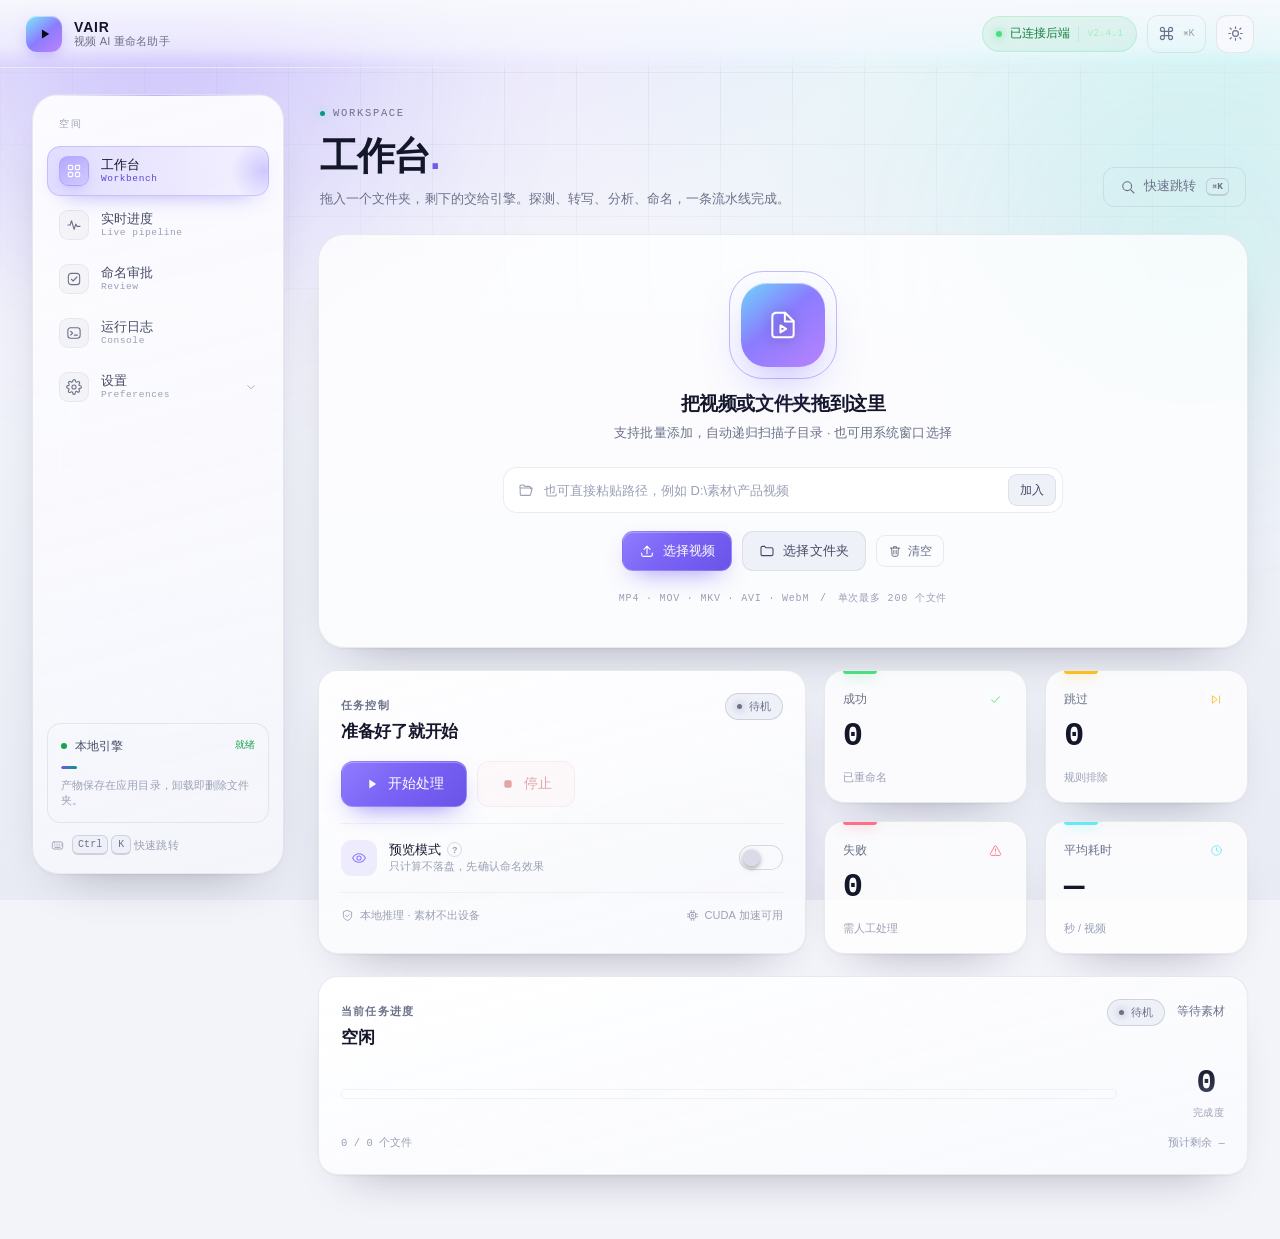
<file: index.html>
<!DOCTYPE html>
<html lang="zh-CN" data-theme="light">
<head>
  <meta charset="UTF-8">
  <meta name="viewport" content="width=device-width, initial-scale=1.0">
  <meta name="color-scheme" content="dark light">
  <meta name="theme-color" content="#f3f4fa">
  <meta name="description" content="VAIR · 视频 AI 重命名助手。拖入素材，自动完成探测、转写、分析与命名。">
  <title>VAIR · 视频 AI 重命名助手</title>
  <link rel="icon" href="data:image/svg+xml,%3Csvg xmlns='http://www.w3.org/2000/svg' viewBox='0 0 64 64'%3E%3Cdefs%3E%3ClinearGradient id='g' x1='0' y1='0' x2='1' y2='1'%3E%3Cstop stop-color='%237ee8fa'/%3E%3Cstop offset='.55' stop-color='%238b7cff'/%3E%3Cstop offset='1' stop-color='%23c084fc'/%3E%3C/linearGradient%3E%3C/defs%3E%3Crect width='64' height='64' rx='18' fill='url(%23g)'/%3E%3Cpath d='M25 20l18 12-18 12z' fill='%230a0a1a'/%3E%3C/svg%3E">
  <link rel="stylesheet" href="css/base.css">
  <link rel="stylesheet" href="css/layout.css">
  <link rel="stylesheet" href="css/components.css">
  <link rel="stylesheet" href="css/pages.css">
</head>
<body>
  <div class="aurora" aria-hidden="true">
    <span class="aurora__blob aurora__blob--violet"></span>
    <span class="aurora__blob aurora__blob--cyan"></span>
    <span class="aurora__blob aurora__blob--rose"></span>
  </div>
  <div class="grid-bg" aria-hidden="true"></div>
  <div class="noise" aria-hidden="true"></div>
  <div class="cursor-glow" id="cursorGlow" aria-hidden="true"></div>

  <a class="skip-link" href="#main">跳到主内容</a>

  <svg class="svg-sprite" aria-hidden="true" focusable="false">
    <symbol id="i-grid" viewBox="0 0 24 24"><rect x="3.5" y="3.5" width="6.5" height="6.5" rx="1.8"/><rect x="14" y="3.5" width="6.5" height="6.5" rx="1.8"/><rect x="3.5" y="14" width="6.5" height="6.5" rx="1.8"/><rect x="14" y="14" width="6.5" height="6.5" rx="1.8"/></symbol>
    <symbol id="i-activity" viewBox="0 0 24 24"><path d="M3 12h3.2l2.1-6.4 3.9 13 2.4-8 1.7 3.4H21"/></symbol>
    <symbol id="i-check-square" viewBox="0 0 24 24"><rect x="3.5" y="3.5" width="17" height="17" rx="4.5"/><path d="M8 12.3l2.7 2.7L16.4 9"/></symbol>
    <symbol id="i-terminal" viewBox="0 0 24 24"><rect x="2.8" y="4.2" width="18.4" height="15.6" rx="4"/><path d="M7 9.4l3 2.8-3 2.8M12.6 15.2h4.4"/></symbol>
    <symbol id="i-settings" viewBox="0 0 24 24"><circle cx="12" cy="12" r="3.1"/><path d="M19.4 14.4a1.7 1.7 0 0 0 .34 1.87l.06.06a2 2 0 1 1-2.83 2.83l-.06-.06a1.7 1.7 0 0 0-1.87-.34 1.7 1.7 0 0 0-1.03 1.56V21a2 2 0 1 1-4 0v-.1A1.7 1.7 0 0 0 8.9 19.3a1.7 1.7 0 0 0-1.87.34l-.06.06a2 2 0 1 1-2.83-2.83l.06-.06a1.7 1.7 0 0 0 .34-1.87 1.7 1.7 0 0 0-1.56-1.03H3a2 2 0 1 1 0-4h.1A1.7 1.7 0 0 0 4.7 8.9a1.7 1.7 0 0 0-.34-1.87l-.06-.06a2 2 0 1 1 2.83-2.83l.06.06a1.7 1.7 0 0 0 1.87.34H9.1A1.7 1.7 0 0 0 10.13 3V3a2 2 0 1 1 4 0v.1a1.7 1.7 0 0 0 1.03 1.56 1.7 1.7 0 0 0 1.87-.34l.06-.06a2 2 0 1 1 2.83 2.83l-.06.06a1.7 1.7 0 0 0-.34 1.87v.1A1.7 1.7 0 0 0 21 10.13h.1a2 2 0 1 1 0 4H21a1.7 1.7 0 0 0-1.6 1.03z"/></symbol>
    <symbol id="i-folder" viewBox="0 0 24 24"><path d="M3 7.2A2.2 2.2 0 0 1 5.2 5h3.3l1.8 2.1h8.5A2.2 2.2 0 0 1 21 9.3v7.5a2.2 2.2 0 0 1-2.2 2.2H5.2A2.2 2.2 0 0 1 3 16.8z"/></symbol>
    <symbol id="i-file-video" viewBox="0 0 24 24"><path d="M6 2.8h7.6L20 9.2v10a2 2 0 0 1-2 2H6a2 2 0 0 1-2-2v-14a2 2 0 0 1 2-2z"/><path d="M13.4 2.9v6.4H20"/><path d="M10.1 12.3l4.2 2.6-4.2 2.6z"/></symbol>
    <symbol id="i-upload" viewBox="0 0 24 24"><path d="M12 16V4.8M7.4 9.4L12 4.8l4.6 4.6"/><path d="M4 15.2v2.6A2.2 2.2 0 0 0 6.2 20h11.6a2.2 2.2 0 0 0 2.2-2.2v-2.6"/></symbol>
    <symbol id="i-play" viewBox="0 0 24 24"><path d="M8 5.3l10.2 6.7L8 18.7z" fill="currentColor" stroke="none"/></symbol>
    <symbol id="i-stop" viewBox="0 0 24 24"><rect x="6.5" y="6.5" width="11" height="11" rx="2.4" fill="currentColor" stroke="none"/></symbol>
    <symbol id="i-trash" viewBox="0 0 24 24"><path d="M4 7h16M9.5 7V4.6h5V7M6.2 7l.8 12.2a2 2 0 0 0 2 1.8h6a2 2 0 0 0 2-1.8L17.8 7M10 11v6M14 11v6"/></symbol>
    <symbol id="i-sparkles" viewBox="0 0 24 24"><path d="M12 3.2l1.7 4.7 4.7 1.7-4.7 1.7L12 16l-1.7-4.7L5.6 9.6l4.7-1.7z"/><path d="M18.6 15.4l.8 2.2 2.2.8-2.2.8-.8 2.2-.8-2.2-2.2-.8 2.2-.8z"/><path d="M5 15.6l.6 1.6 1.6.6-1.6.6L5 20l-.6-1.6L2.8 18l1.6-.6z"/></symbol>
    <symbol id="i-chevron-down" viewBox="0 0 24 24"><path d="M5.5 9L12 15.5 18.5 9"/></symbol>
    <symbol id="i-moon" viewBox="0 0 24 24"><path d="M20.4 14.2A8.6 8.6 0 0 1 9.8 3.6 8.8 8.8 0 1 0 20.4 14.2z"/></symbol>
    <symbol id="i-sun" viewBox="0 0 24 24"><circle cx="12" cy="12" r="4.1"/><path d="M12 2.6v2.2M12 19.2v2.2M4.4 4.4l1.6 1.6M18 18l1.6 1.6M2.6 12h2.2M19.2 12h2.2M4.4 19.6L6 18M18 6l1.6-1.6"/></symbol>
    <symbol id="i-search" viewBox="0 0 24 24"><circle cx="10.8" cy="10.8" r="6.6"/><path d="M15.8 15.8L21 21"/></symbol>
    <symbol id="i-x" viewBox="0 0 24 24"><path d="M6.2 6.2l11.6 11.6M17.8 6.2L6.2 17.8"/></symbol>
    <symbol id="i-check" viewBox="0 0 24 24"><path d="M4.8 12.6l4.8 4.8L19.4 6.8"/></symbol>
    <symbol id="i-skip" viewBox="0 0 24 24"><path d="M5 5.5l8.2 6.5L5 18.5zM17.6 5.4v13.2"/></symbol>
    <symbol id="i-arrow-right" viewBox="0 0 24 24"><path d="M4 12h15.2M13.4 6.2L19.2 12l-5.8 5.8"/></symbol>
    <symbol id="i-refresh" viewBox="0 0 24 24"><path d="M20 11.2A8.2 8.2 0 1 0 18.2 17"/><path d="M20.4 4.6v6.6h-6.6"/></symbol>
    <symbol id="i-download" viewBox="0 0 24 24"><path d="M12 3.8v11.4M7.4 10.8L12 15.4l4.6-4.6"/><path d="M4.2 18.4v.6a2 2 0 0 0 2 2h11.6a2 2 0 0 0 2-2v-.6"/></symbol>
    <symbol id="i-copy" viewBox="0 0 24 24"><rect x="8.4" y="8.4" width="11.6" height="11.6" rx="3"/><path d="M15.6 8.4V6.2A2.2 2.2 0 0 0 13.4 4H6.2A2.2 2.2 0 0 0 4 6.2v7.2a2.2 2.2 0 0 0 2.2 2.2h2.2"/></symbol>
    <symbol id="i-cpu" viewBox="0 0 24 24"><rect x="6.4" y="6.4" width="11.2" height="11.2" rx="2.6"/><rect x="9.8" y="9.8" width="4.4" height="4.4" rx="1"/><path d="M9.6 2.8v3.6M14.4 2.8v3.6M9.6 17.6v3.6M14.4 17.6v3.6M2.8 9.6h3.6M2.8 14.4h3.6M17.6 9.6h3.6M17.6 14.4h3.6"/></symbol>
    <symbol id="i-clock" viewBox="0 0 24 24"><circle cx="12" cy="12" r="8.8"/><path d="M12 7.2V12l3.4 2.2"/></symbol>
    <symbol id="i-zap" viewBox="0 0 24 24"><path d="M13.4 2.8L5.2 13.4h5.8l-.4 7.8 8.2-10.6h-5.8z"/></symbol>
    <symbol id="i-shield" viewBox="0 0 24 24"><path d="M12 2.8l7.6 3v6.4c0 4.4-3.2 7.6-7.6 9-4.4-1.4-7.6-4.6-7.6-9V5.8z"/><path d="M8.8 12.1l2.3 2.3 4.3-4.4"/></symbol>
    <symbol id="i-layers" viewBox="0 0 24 24"><path d="M12 3.2l8.6 4.6L12 12.4 3.4 7.8z"/><path d="M3.4 12.2L12 16.8l8.6-4.6M3.4 16.4L12 21l8.6-4.6"/></symbol>
    <symbol id="i-wand" viewBox="0 0 24 24"><path d="M4 20L16.4 7.6M14.2 5.4l4.4 4.4"/><path d="M18.6 3.2l.7 1.8 1.8.7-1.8.7-.7 1.8-.7-1.8-1.8-.7 1.8-.7zM6.4 3.4l.5 1.3 1.3.5-1.3.5-.5 1.3-.5-1.3-1.3-.5 1.3-.5zM20 15.4l.5 1.3 1.3.5-1.3.5-.5 1.3-.5-1.3-1.3-.5 1.3-.5z"/></symbol>
    <symbol id="i-info" viewBox="0 0 24 24"><circle cx="12" cy="12" r="9"/><path d="M12 11v5.4"/><circle cx="12" cy="7.8" r="1.05" fill="currentColor" stroke="none"/></symbol>
    <symbol id="i-alert" viewBox="0 0 24 24"><path d="M10.3 4.2L2.6 18a2 2 0 0 0 1.8 3h15.2a2 2 0 0 0 1.8-3L13.7 4.2a2 2 0 0 0-3.4 0z"/><path d="M12 9v4.6"/><circle cx="12" cy="17.1" r="1.05" fill="currentColor" stroke="none"/></symbol>
    <symbol id="i-eye" viewBox="0 0 24 24"><path d="M2.4 12S5.8 5.6 12 5.6 21.6 12 21.6 12 18.2 18.4 12 18.4 2.4 12 2.4 12z"/><circle cx="12" cy="12" r="3.1"/></symbol>
    <symbol id="i-eye-off" viewBox="0 0 24 24"><path d="M3 3l18 18"/><path d="M10.6 6a9.9 9.9 0 0 1 1.4-.1c6.2 0 9.6 6.1 9.6 6.1a17 17 0 0 1-2.7 3.6M6.4 6.6A16.8 16.8 0 0 0 2.4 12S5.8 18.1 12 18.1c1.4 0 2.7-.3 3.8-.8"/><path d="M9.9 9.9a3 3 0 0 0 4.2 4.2"/></symbol>
    <symbol id="i-undo" viewBox="0 0 24 24"><path d="M8.4 4.8L3.8 9.4l4.6 4.6"/><path d="M3.8 9.4h9.4a7 7 0 1 1 0 14h-2"/></symbol>
    <symbol id="i-keyboard" viewBox="0 0 24 24"><rect x="2.4" y="5.4" width="19.2" height="13.2" rx="3"/><path d="M6.2 9.4h.1M9.4 9.4h.1M12.6 9.4h.1M15.8 9.4h.1M19 9.4h.1M6.2 12.6h.1M9.4 12.6h.1M12.6 12.6h.1M15.8 12.6h.1M19 12.6h.1M7.4 15.6h9.2"/></symbol>
    <symbol id="i-command" viewBox="0 0 24 24"><path d="M9 6.2a2.8 2.8 0 1 0-2.8 2.8H9zM15 6.2a2.8 2.8 0 1 1 2.8 2.8H15zM9 17.8a2.8 2.8 0 1 1-2.8-2.8H9zM15 17.8a2.8 2.8 0 1 0 2.8-2.8H15z"/><rect x="9" y="9" width="6" height="6" rx="1.4"/></symbol>
    <symbol id="i-monitor" viewBox="0 0 24 24"><rect x="2.8" y="3.8" width="18.4" height="12.6" rx="2.6"/><path d="M8.4 20.4h7.2M12 16.4v4"/></symbol>
    <symbol id="i-plus" viewBox="0 0 24 24"><path d="M12 5v14M5 12h14"/></symbol>
    <symbol id="i-sliders" viewBox="0 0 24 24"><path d="M4 7h9M17 7h3M4 17h3M11 17h9"/><circle cx="15" cy="7" r="2.2"/><circle cx="9" cy="17" r="2.2"/></symbol>
    <symbol id="i-external" viewBox="0 0 24 24"><path d="M13.6 4H20v6.4M20 4l-8.6 8.6"/><path d="M18.4 14v4.2a2.2 2.2 0 0 1-2.2 2.2H5.8a2.2 2.2 0 0 1-2.2-2.2V7.8a2.2 2.2 0 0 1 2.2-2.2H10"/></symbol>
    <symbol id="i-folder-open" viewBox="0 0 24 24"><path d="M3 8.2V6.4a2 2 0 0 1 2-2h3.4l1.8 2.1h6.6a2 2 0 0 1 2 2v1.7"/><path d="M3.2 9h18l-2.2 9.4a2 2 0 0 1-2 1.6H5.4a2 2 0 0 1-2-1.6z"/></symbol>
    <symbol id="i-wave" viewBox="0 0 24 24"><path d="M3 12h2.2l1.6-4.6 2.6 9.2 2.2-6 1.6 3.4h2.4l1.6-4 1.4 2H21"/></symbol>
  </svg>

  <header class="topbar">
    <a class="brand" href="#workbench" data-nav="workbench" aria-label="VAIR 工作台">
      <span class="brand__mark">
        <svg viewBox="0 0 32 32" aria-hidden="true"><path d="M13 9.5l10.5 6.5L13 22.5z" fill="currentColor"/></svg>
      </span>
      <span class="brand__text">
        <strong>VAIR</strong>
        <span>视频 AI 重命名助手</span>
      </span>
    </a>

    <div class="topbar__right">
      <button class="connection" type="button" data-toast="后端连接正常 · 延迟 12ms">
        <span class="connection__dot" aria-hidden="true"></span>
        <span>已连接后端</span>
        <span class="connection__meta">v2.4.1</span>
      </button>
      <button class="icon-btn icon-btn--ghost cmd-trigger" type="button" aria-label="打开快速跳转（Ctrl+K）" data-command-open>
        <svg class="icon"><use href="#i-command"/></svg>
        <span class="cmd-trigger__keys" aria-hidden="true">⌘K</span>
      </button>
      <button class="icon-btn theme-toggle" type="button" aria-label="切换浅色主题" aria-pressed="false">
        <svg class="icon icon-moon"><use href="#i-moon"/></svg>
        <svg class="icon icon-sun"><use href="#i-sun"/></svg>
      </button>
    </div>
  </header>

  <div class="shell">
    <aside class="sidebar" aria-label="主导航">
      <nav class="nav">
        <p class="nav__label">空间</p>
        <a class="nav__item" href="#workbench" data-nav="workbench">
          <span class="nav__icon"><svg class="icon"><use href="#i-grid"/></svg></span>
          <span class="nav__text"><strong>工作台</strong><small>Workbench</small></span>
          <span class="nav__glow" aria-hidden="true"></span>
        </a>
        <a class="nav__item" href="#realtime" data-nav="realtime">
          <span class="nav__icon"><svg class="icon"><use href="#i-activity"/></svg></span>
          <span class="nav__text"><strong>实时进度</strong><small>Live pipeline</small></span>
          <span class="nav__glow" aria-hidden="true"></span>
        </a>
        <a class="nav__item" href="#approvals" data-nav="approvals">
          <span class="nav__icon"><svg class="icon"><use href="#i-check-square"/></svg></span>
          <span class="nav__text"><strong>命名审批</strong><small>Review</small></span>
          <span class="nav__badge" data-approval-badge hidden>0</span>
          <span class="nav__glow" aria-hidden="true"></span>
        </a>
        <a class="nav__item" href="#logs" data-nav="logs">
          <span class="nav__icon"><svg class="icon"><use href="#i-terminal"/></svg></span>
          <span class="nav__text"><strong>运行日志</strong><small>Console</small></span>
          <span class="nav__glow" aria-hidden="true"></span>
        </a>
        <a class="nav__item nav__item--parent" href="#settings" data-nav="settings" aria-expanded="false" aria-controls="settingsSubnav">
          <span class="nav__icon"><svg class="icon"><use href="#i-settings"/></svg></span>
          <span class="nav__text"><strong>设置</strong><small>Preferences</small></span>
          <svg class="icon nav__caret"><use href="#i-chevron-down"/></svg>
          <span class="nav__glow" aria-hidden="true"></span>
        </a>

        <div class="subnav" id="settingsSubnav" data-subnav aria-label="设置分类">
          <button class="subnav__item" type="button" data-subnav="engine">
            <svg class="icon"><use href="#i-cpu"/></svg><span>引擎与输入</span>
          </button>
          <button class="subnav__item" type="button" data-subnav="naming">
            <svg class="icon"><use href="#i-wand"/></svg><span>命名与输出</span>
          </button>
          <button class="subnav__item" type="button" data-subnav="ai">
            <svg class="icon"><use href="#i-sparkles"/></svg><span>AI 与提示词</span>
          </button>
          <button class="subnav__item" type="button" data-subnav="system">
            <svg class="icon"><use href="#i-sliders"/></svg><span>系统与依赖</span>
          </button>
          <button class="subnav__item" type="button" data-subnav="glossary">
            <svg class="icon"><use href="#i-layers"/></svg><span>术语表</span>
          </button>
        </div>
      </nav>

      <div class="sidebar__foot">
        <div class="engine-mini">
          <div class="engine-mini__top">
            <span class="engine-mini__pulse" aria-hidden="true"></span>
            <span>本地引擎</span>
            <span class="engine-mini__value">就绪</span>
          </div>
          <div class="engine-mini__bar"><span data-engine-bar style="width:8%"></span></div>
          <p>产物保存在应用目录，卸载即删除文件夹。</p>
        </div>
        <div class="sidebar__hint">
          <svg class="icon"><use href="#i-keyboard"/></svg>
          <span><kbd>Ctrl</kbd><kbd>K</kbd> 快速跳转</span>
        </div>
      </div>
    </aside>

    <main class="main" id="main">
      <section class="view is-active" data-view="workbench" aria-labelledby="workbench-title">
        <div class="page-head">
          <div class="page-head__copy">
            <p class="eyebrow reveal" style="--i:0"><span class="eyebrow__dot"></span> Workspace</p>
            <h1 id="workbench-title" class="reveal" style="--i:1">工作台<span class="title-glow">.</span></h1>
            <p class="page-head__sub reveal" style="--i:2">拖入一个文件夹，剩下的交给引擎。探测、转写、分析、命名，一条流水线完成。</p>
          </div>
          <div class="page-head__actions reveal" style="--i:3">
            <button class="btn btn--ghost" type="button" data-command-open>
              <svg class="icon"><use href="#i-search"/></svg>快速跳转
              <kbd>⌘K</kbd>
            </button>
          </div>
        </div>

        <div class="dropzone glass reveal" id="dropzone" style="--i:4" data-dropzone>
          <div class="dropzone__glow" aria-hidden="true"></div>
          <div class="dropzone__inner">
            <div class="drop-orb">
              <div class="drop-orb__ring" aria-hidden="true"></div>
              <div class="drop-orb__ring drop-orb__ring--slow" aria-hidden="true"></div>
              <svg class="icon drop-orb__icon"><use href="#i-file-video"/></svg>
            </div>
            <h2 class="dropzone__title">把视频或文件夹拖到这里</h2>
            <p class="dropzone__desc">支持批量添加，自动递归扫描子目录 · 也可用系统窗口选择</p>
            <form class="path-row" id="pathForm" autocomplete="off">
              <span class="path-row__icon"><svg class="icon"><use href="#i-folder-open"/></svg></span>
              <input class="path-row__input" id="pathInput" type="text" placeholder="也可直接粘贴路径，例如 D:\素材\产品视频" aria-label="素材路径">
              <button class="btn btn--soft btn--sm" type="submit">加入</button>
            </form>
            <div class="dropzone__actions">
              <button class="btn btn--primary" type="button" data-add-sample>
                <svg class="icon"><use href="#i-upload"/></svg>选择视频
              </button>
              <button class="btn btn--soft" type="button" data-add-sample>
                <svg class="icon"><use href="#i-folder"/></svg>选择文件夹
              </button>
              <button class="btn btn--ghost btn--sm" type="button" data-clear-queue>
                <svg class="icon"><use href="#i-trash"/></svg>清空
              </button>
            </div>
            <p class="dropzone__formats">MP4 · MOV · MKV · AVI · WebM　/　单次最多 200 个文件</p>
          </div>
        </div>

        <div class="queue-strip reveal" style="--i:5" data-queue-strip hidden>
          <div class="queue-strip__head">
            <span class="section-label"><svg class="icon"><use href="#i-layers"/></svg>待处理队列</span>
            <span class="queue-strip__count" data-queue-count>0 个文件</span>
          </div>
          <div class="queue-list" data-queue-list></div>
        </div>

        <div class="workbench-grid">
          <section class="card control-card reveal" style="--i:6" aria-labelledby="control-title">
            <div class="card__head">
              <div>
                <p class="section-label">任务控制</p>
                <h2 id="control-title" class="card__title">准备好了就开始</h2>
              </div>
              <span class="status-pill" data-task-pill><i></i><span>待机</span></span>
            </div>
            <div class="control-card__actions">
              <button class="btn btn--primary btn--lg" type="button" data-start>
                <svg class="icon"><use href="#i-play"/></svg><span data-start-label>开始处理</span>
              </button>
              <button class="btn btn--danger btn--lg" type="button" data-stop disabled>
                <svg class="icon"><use href="#i-stop"/></svg>停止
              </button>
            </div>
            <div class="control-card__row">
              <div class="switch-row">
                <span class="switch-row__icon"><svg class="icon"><use href="#i-eye"/></svg></span>
                <div class="switch-row__text">
                  <strong>预览模式 <span class="hint-dot" title="只计算不落盘，用于确认命名效果">?</span></strong>
                  <small>只计算不落盘，先确认命名效果</small>
                </div>
                <button class="switch" type="button" role="switch" aria-checked="false" aria-label="预览模式" data-preview-toggle><span></span></button>
              </div>
            </div>
            <div class="control-card__foot">
              <span><svg class="icon"><use href="#i-shield"/></svg>本地推理 · 素材不出设备</span>
              <span><svg class="icon"><use href="#i-cpu"/></svg><span data-gpu-label>CUDA 加速可用</span></span>
            </div>
          </section>

          <section class="stats-grid" aria-label="任务统计">
            <article class="stat glass reveal" style="--i:7" data-stat="success">
              <span class="stat__accent"></span>
              <div class="stat__top"><span class="stat__label">成功</span><span class="stat__icon"><svg class="icon"><use href="#i-check"/></svg></span></div>
              <strong class="stat__value" data-stat-value>0</strong>
              <div class="stat__bar"><span></span></div>
              <p class="stat__foot">已重命名</p>
            </article>
            <article class="stat glass reveal" style="--i:8" data-stat="skipped">
              <span class="stat__accent"></span>
              <div class="stat__top"><span class="stat__label">跳过</span><span class="stat__icon"><svg class="icon"><use href="#i-skip"/></svg></span></div>
              <strong class="stat__value" data-stat-value>0</strong>
              <div class="stat__bar"><span></span></div>
              <p class="stat__foot">规则排除</p>
            </article>
            <article class="stat glass reveal" style="--i:9" data-stat="failed">
              <span class="stat__accent"></span>
              <div class="stat__top"><span class="stat__label">失败</span><span class="stat__icon"><svg class="icon"><use href="#i-alert"/></svg></span></div>
              <strong class="stat__value" data-stat-value>0</strong>
              <div class="stat__bar"><span></span></div>
              <p class="stat__foot">需人工处理</p>
            </article>
            <article class="stat glass reveal" style="--i:10" data-stat="avg">
              <span class="stat__accent"></span>
              <div class="stat__top"><span class="stat__label">平均耗时</span><span class="stat__icon"><svg class="icon"><use href="#i-clock"/></svg></span></div>
              <strong class="stat__value" data-stat-value>—</strong>
              <div class="stat__bar"><span></span></div>
              <p class="stat__foot">秒 / 视频</p>
            </article>
          </section>
        </div>

        <section class="card progress-card reveal" style="--i:11" aria-labelledby="progress-title">
          <div class="card__head">
            <div>
              <p class="section-label">当前任务进度</p>
              <h2 id="progress-title" class="card__title" data-progress-title>空闲</h2>
            </div>
            <div class="progress-card__meta">
              <span class="status-pill" data-progress-pill><i></i><span>待机</span></span>
              <span class="mono muted" data-progress-file>等待素材</span>
            </div>
          </div>
          <div class="progress-main">
            <div class="progress-track" role="progressbar" aria-valuemin="0" aria-valuemax="100" aria-valuenow="0" data-progress-track>
              <span class="progress-track__fill" data-progress-fill></span>
              <span class="progress-track__shimmer" data-progress-fill></span>
            </div>
            <div class="progress-readout">
              <strong data-progress-percent>0<span>%</span></strong>
              <small>完成度</small>
            </div>
          </div>
          <div class="progress-foot">
            <span data-progress-caption>0 / 0 个文件</span>
            <span data-progress-eta>预计剩余 —</span>
          </div>
        </section>
      </section>

      <section class="view" data-view="realtime" aria-labelledby="realtime-title" hidden>
        <div class="page-head">
          <div class="page-head__copy">
            <p class="eyebrow reveal" style="--i:0"><span class="eyebrow__dot"></span> Live pipeline</p>
            <h1 id="realtime-title" class="reveal" style="--i:1">实时进度<span class="title-glow">.</span></h1>
            <p class="page-head__sub reveal" style="--i:2">当前正在处理哪个文件，一眼看清。长时间无输出会在此高亮提示。</p>
          </div>
          <div class="page-head__actions reveal" style="--i:3">
            <button class="btn btn--ghost" type="button" data-nav="logs">
              <svg class="icon"><use href="#i-terminal"/></svg>查看日志
            </button>
          </div>
        </div>

        <section class="live-card glass reveal" style="--i:4">
          <div class="live-card__orb"><svg class="icon"><use href="#i-wave"/></svg></div>
          <div class="live-card__body">
            <div class="live-card__line">
              <h2 data-live-title>空闲中</h2>
              <span class="live-badge"><i></i>LIVE</span>
            </div>
            <p data-live-sub>等待任务开始 · 引擎与模型均已就绪</p>
            <div class="live-card__progress">
              <div class="mini-track"><span data-live-bar></span></div>
              <span class="mono" data-live-percent>0%</span>
            </div>
          </div>
          <div class="live-card__stats">
            <div><small>当前阶段</small><strong data-live-stage>—</strong></div>
            <div><small>已用时间</small><strong data-live-elapsed>00:00</strong></div>
          </div>
        </section>

        <section class="card pipeline-card reveal" style="--i:5" aria-labelledby="pipeline-title">
          <div class="card__head">
            <div>
              <p class="section-label">Pipeline</p>
              <h2 id="pipeline-title" class="card__title">五阶段流水线</h2>
            </div>
            <p class="card__note">②a 抽帧与 ②b 转写互不阻塞，字幕与视觉齐备后进入 ③ 合并</p>
          </div>
          <div class="pipeline" data-pipeline>
            <article class="stage" data-stage="0">
              <button class="stage__head" type="button" aria-expanded="false">
                <span class="stage__num">1</span>
                <span class="stage__title"><strong>探测</strong><small>Probe</small></span>
                <span class="stage__state"><i></i><span>待机</span></span>
                <svg class="icon stage__chevron"><use href="#i-chevron-down"/></svg>
              </button>
              <p class="stage__desc">ffprobe 读取时长、音轨、creation_time，建立素材指纹。</p>
              <div class="stage__detail">
                <dl><div><dt>时长</dt><dd data-stage-metric>—</dd></div><div><dt>编码</dt><dd>H.264 / AAC</dd></div></dl>
                <p class="stage__log" data-stage-log>等待素材进入流水线。</p>
              </div>
            </article>
            <div class="stage-branch">
              <article class="stage stage--small" data-stage="1">
                <button class="stage__head" type="button" aria-expanded="false">
                  <span class="stage__num">2a</span>
                  <span class="stage__title"><strong>抽帧</strong><small>Frames</small></span>
                  <span class="stage__state"><i></i><span>待机</span></span>
                  <svg class="icon stage__chevron"><use href="#i-chevron-down"/></svg>
                </button>
                <p class="stage__desc">ffmpeg 并发抽关键帧，生成视觉摘要。</p>
                <div class="stage__detail">
                  <dl><div><dt>帧数</dt><dd data-stage-metric>—</dd></div><div><dt>并发</dt><dd>4</dd></div></dl>
                  <p class="stage__log" data-stage-log>等待视觉分析。</p>
                </div>
              </article>
              <article class="stage stage--small" data-stage="2">
                <button class="stage__head" type="button" aria-expanded="false">
                  <span class="stage__num">2b</span>
                  <span class="stage__title"><strong>转写</strong><small>Whisper</small></span>
                  <span class="stage__state"><i></i><span>待机</span></span>
                  <svg class="icon stage__chevron"><use href="#i-chevron-down"/></svg>
                </button>
                <p class="stage__desc">Whisper 单路串行（占 GPU），输出带时间轴字幕。</p>
                <div class="stage__detail">
                  <dl><div><dt>语言</dt><dd data-stage-metric>—</dd></div><div><dt>设备</dt><dd>CUDA</dd></div></dl>
                  <p class="stage__log" data-stage-log>等待语音识别。</p>
                </div>
              </article>
            </div>
            <article class="stage" data-stage="3">
              <button class="stage__head" type="button" aria-expanded="false">
                <span class="stage__num">3</span>
                <span class="stage__title"><strong>合并</strong><small>Merge</small></span>
                <span class="stage__state"><i></i><span>待机</span></span>
                <svg class="icon stage__chevron"><use href="#i-chevron-down"/></svg>
              </button>
              <p class="stage__desc">视觉摘要与字幕对齐，合成结构化上下文。</p>
              <div class="stage__detail">
                <dl><div><dt>字幕</dt><dd data-stage-metric>—</dd></div><div><dt>上下文</dt><dd>2.4k tokens</dd></div></dl>
                <p class="stage__log" data-stage-log>等待上下文合并。</p>
              </div>
            </article>
            <article class="stage" data-stage="4">
              <button class="stage__head" type="button" aria-expanded="false">
                <span class="stage__num">4</span>
                <span class="stage__title"><strong>AI 分析</strong><small>Reasoning</small></span>
                <span class="stage__state"><i></i><span>待机</span></span>
                <svg class="icon stage__chevron"><use href="#i-chevron-down"/></svg>
              </button>
              <p class="stage__desc">多模态模型提炼主题、标题、简介与标签。</p>
              <div class="stage__detail">
                <dl><div><dt>模型</dt><dd data-stage-metric>—</dd></div><div><dt>置信度</dt><dd>—</dd></div></dl>
                <p class="stage__log" data-stage-log>等待模型返回。</p>
              </div>
            </article>
            <article class="stage" data-stage="5">
              <button class="stage__head" type="button" aria-expanded="false">
                <span class="stage__num">5</span>
                <span class="stage__title"><strong>落盘</strong><small>Commit</small></span>
                <span class="stage__state"><i></i><span>待机</span></span>
                <svg class="icon stage__chevron"><use href="#i-chevron-down"/></svg>
              </button>
              <p class="stage__desc">写入元数据、重命名文件，并按规则输出 NFO / SRT。</p>
              <div class="stage__detail">
                <dl><div><dt>输出</dt><dd data-stage-metric>—</dd></div><div><dt>冲突</dt><dd>自动加后缀</dd></div></dl>
                <p class="stage__log" data-stage-log>等待写入磁盘。</p>
              </div>
            </article>
          </div>
          <div class="pipeline__foot">
            <span><svg class="icon"><use href="#i-info"/></svg>点击任一阶段查看该阶段指标与最近日志</span>
            <button class="btn btn--ghost btn--sm" type="button" data-nav="logs">完整日志<svg class="icon"><use href="#i-arrow-right"/></svg></button>
          </div>
        </section>
      </section>

      <section class="view" data-view="approvals" aria-labelledby="approvals-title" hidden>
        <div class="page-head">
          <div class="page-head__copy">
            <p class="eyebrow reveal" style="--i:0"><span class="eyebrow__dot"></span> Human in the loop</p>
            <h1 id="approvals-title" class="reveal" style="--i:1">命名审批<span class="title-glow">.</span></h1>
            <p class="page-head__sub reveal" style="--i:2">AI 给出建议，你保留最终决定权。可直接编辑名称，或整批通过。</p>
          </div>
          <div class="page-head__actions reveal" style="--i:3">
            <button class="btn btn--soft" type="button" data-approve-all>
              <svg class="icon"><use href="#i-check"/></svg>全部通过
            </button>
            <button class="btn btn--ghost" type="button" data-skip-all>
              <svg class="icon"><use href="#i-skip"/></svg>全部忽略
            </button>
          </div>
        </div>

        <div class="approval-summary reveal" style="--i:4">
          <div class="approval-summary__item">
            <span class="dot dot--amber"></span><small>待审批</small><strong data-approval-pending>0</strong>
          </div>
          <div class="approval-summary__item">
            <span class="dot dot--green"></span><small>已通过</small><strong data-approval-approved>0</strong>
          </div>
          <div class="approval-summary__item">
            <span class="dot dot--slate"></span><small>已忽略</small><strong data-approval-skipped>0</strong>
          </div>
          <div class="approval-summary__spacer"></div>
          <button class="btn btn--ghost btn--sm" type="button" data-approval-undo hidden>
            <svg class="icon"><use href="#i-undo"/></svg>撤销上一步
          </button>
        </div>

        <section class="card approval-card reveal" style="--i:5">
          <div class="approval-card__head">
            <span class="section-label">待处理建议</span>
            <span class="muted mono" data-approval-caption>0 条建议</span>
          </div>
          <div class="approval-list" data-approval-list></div>
          <div class="approval-empty" data-approval-empty hidden>
            <div class="empty-orb"><svg class="icon"><use href="#i-check"/></svg></div>
            <h3>全部处理完了</h3>
            <p>命名建议已应用。可以回到工作台继续添加素材，或在日志里查看完整记录。</p>
            <button class="btn btn--primary" type="button" data-nav="workbench">
              回到工作台<svg class="icon"><use href="#i-arrow-right"/></svg>
            </button>
          </div>
        </section>
      </section>

      <section class="view" data-view="logs" aria-labelledby="logs-title" hidden>
        <div class="page-head">
          <div class="page-head__copy">
            <p class="eyebrow reveal" style="--i:0"><span class="eyebrow__dot"></span> Console</p>
            <h1 id="logs-title" class="reveal" style="--i:1">运行日志<span class="title-glow">.</span></h1>
            <p class="page-head__sub reveal" style="--i:2">每个功能、模型、处理过程的完整记录；单文件推理耗时见下方时间线。</p>
          </div>
          <div class="page-head__actions reveal" style="--i:3">
            <button class="btn btn--ghost" type="button" data-export-logs>
              <svg class="icon"><use href="#i-download"/></svg>导出
            </button>
          </div>
        </div>

        <section class="card log-card reveal" style="--i:4">
          <div class="log-toolbar">
            <div class="segmented" role="tablist" aria-label="日志级别">
              <span class="segmented__thumb" aria-hidden="true"></span>
              <button type="button" class="segmented__item is-active" data-level="all" role="tab" aria-selected="true">ALL</button>
              <button type="button" class="segmented__item" data-level="debug" role="tab" aria-selected="false">DEBUG</button>
              <button type="button" class="segmented__item" data-level="info" role="tab" aria-selected="false">INFO</button>
              <button type="button" class="segmented__item" data-level="warn" role="tab" aria-selected="false">WARN</button>
              <button type="button" class="segmented__item" data-level="error" role="tab" aria-selected="false">ERROR</button>
            </div>
            <label class="search-field">
              <svg class="icon"><use href="#i-search"/></svg>
              <input type="search" placeholder="搜索日志关键字 / 文件名" aria-label="搜索日志" data-log-search>
              <button type="button" class="search-field__clear" aria-label="清除搜索" data-log-search-clear hidden><svg class="icon"><use href="#i-x"/></svg></button>
            </label>
            <label class="checkline">
              <input type="checkbox" checked data-autoscroll>
              <span class="checkline__box"><svg class="icon"><use href="#i-check"/></svg></span>
              自动滚动
            </label>
            <button class="btn btn--ghost btn--sm" type="button" data-clear-logs>清空</button>
          </div>
          <div class="console" data-console tabindex="0" aria-label="日志输出">
            <div class="console__empty" data-console-empty>
              <span class="console__prompt">vair ~</span>
              <p>暂无日志。开始处理任务后，这里会实时输出。</p>
            </div>
            <div class="console__lines" data-console-lines></div>
          </div>
          <div class="log-card__foot">
            <span class="mono" data-log-count>0 条记录</span>
            <span class="mono muted">缓冲区 240 条 · 本地时间</span>
          </div>
        </section>

        <section class="card timeline-card reveal" style="--i:5">
          <div class="card__head">
            <div>
              <p class="section-label">Timeline</p>
              <h2 class="card__title">单文件推理时间线</h2>
            </div>
            <p class="card__note">模型名 · 帧数 · 字幕字数 · 端到端耗时</p>
          </div>
          <div class="timeline-list" data-timeline>
            <div class="timeline-empty" data-timeline-empty>暂无单文件推理记录</div>
          </div>
        </section>
      </section>

      <section class="view" data-view="settings" aria-labelledby="settings-title" hidden>
        <div class="page-head">
          <div class="page-head__copy">
            <p class="eyebrow reveal" style="--i:0"><span class="eyebrow__dot"></span> Preferences</p>
            <h1 id="settings-title" class="reveal" style="--i:1">设置<span class="title-glow">.</span></h1>
            <p class="page-head__sub reveal" style="--i:2">配置一次即可长期使用。所有修改都保存在本地 <span class="mono">config.json</span>。</p>
          </div>
          <div class="page-head__actions reveal" style="--i:3">
            <button class="btn btn--ghost" type="button" data-open-config>
              <svg class="icon"><use href="#i-external"/></svg>打开配置文件
            </button>
          </div>
        </div>

        <div class="settings-layout">
          <nav class="settings-nav glass reveal" style="--i:4" aria-label="设置分类">
            <button class="settings-nav__item is-active" type="button" data-settings-tab="engine">
              <svg class="icon"><use href="#i-cpu"/></svg><span>引擎与输入</span>
            </button>
            <button class="settings-nav__item" type="button" data-settings-tab="naming">
              <svg class="icon"><use href="#i-wand"/></svg><span>命名与输出</span>
            </button>
            <button class="settings-nav__item" type="button" data-settings-tab="ai">
              <svg class="icon"><use href="#i-sparkles"/></svg><span>AI 与提示词</span>
            </button>
            <button class="settings-nav__item" type="button" data-settings-tab="system">
              <svg class="icon"><use href="#i-sliders"/></svg><span>系统与依赖</span>
            </button>
            <button class="settings-nav__item" type="button" data-settings-tab="glossary">
              <svg class="icon"><use href="#i-layers"/></svg><span>术语表</span>
            </button>
            <div class="settings-nav__foot">
              <span class="dot dot--green"></span>
              <span>配置已同步</span>
            </div>
          </nav>

          <div class="settings-panels">
            <div class="settings-head reveal" style="--i:5">
              <div class="settings-head__icon"><svg class="icon" data-settings-icon><use href="#i-cpu"/></svg></div>
              <div class="settings-head__copy">
                <h2 data-settings-title>引擎与输入</h2>
                <p data-settings-desc>管理素材目录、转写与硬件加速。</p>
              </div>
              <span class="settings-head__hint"><kbd>Ctrl</kbd><kbd>S</kbd> 保存</span>
            </div>

            <section class="settings-panel is-active reveal" style="--i:5" data-settings-panel="engine">
              <div class="card settings-card">
                <div class="settings-card__head">
                  <div class="settings-card__icon"><svg class="icon"><use href="#i-folder"/></svg></div>
                  <div><h2>输入</h2><p>选择默认素材目录，任务会递归扫描子文件夹。</p></div>
                </div>
                <div class="setting-row">
                  <div class="setting-row__label"><strong>默认素材文件夹</strong><small>拖入文件夹时优先使用此目录的命名规则</small></div>
                  <div class="setting-row__control setting-row__control--wide">
                    <div class="input-with-action">
                      <input class="input mono" type="text" value="D:\素材\待整理" aria-label="默认素材文件夹">
                      <button class="btn btn--soft btn--sm" type="button">浏览</button>
                    </div>
                  </div>
                </div>
              </div>

              <div class="card settings-card">
                <div class="settings-card__head">
                  <div class="settings-card__icon"><svg class="icon"><use href="#i-cpu"/></svg></div>
                  <div><h2>引擎</h2><p>控制识别、加速与静音检测行为。</p></div>
                  <span class="settings-card__tag">GPU 已就绪</span>
                </div>
                <div class="setting-row">
                  <div class="setting-row__label"><strong>启用 Whisper 转写</strong><small>关闭后仅使用视觉与元数据命名</small></div>
                  <div class="setting-row__control"><button class="switch" type="button" role="switch" aria-checked="true" aria-label="启用 Whisper 转写"><span></span></button></div>
                </div>
                <div class="setting-row">
                  <div class="setting-row__label"><strong>优先使用 API 进行 ASR</strong><small>开启后云端转写优先，失败自动回退本地</small></div>
                  <div class="setting-row__control"><button class="switch" type="button" role="switch" aria-checked="true" aria-label="优先使用 API 进行 ASR"><span></span></button></div>
                </div>
                <div class="setting-row">
                  <div class="setting-row__label"><strong>GPU 编码加速</strong><small>使用 NVENC / CUDA 处理抽帧与转码</small></div>
                  <div class="setting-row__control"><button class="switch" type="button" role="switch" aria-checked="true" aria-label="GPU 编码加速"><span></span></button></div>
                </div>
                <div class="setting-row">
                  <div class="setting-row__label"><strong>VAD 过滤</strong><small>跳过静音片段，减少无效转写</small></div>
                  <div class="setting-row__control"><button class="switch" type="button" role="switch" aria-checked="true" aria-label="VAD 过滤"><span></span></button></div>
                </div>
              </div>
            </section>

            <section class="settings-panel reveal" style="--i:5" data-settings-panel="naming" hidden>
              <div class="card settings-card">
                <div class="settings-card__head">
                  <div class="settings-card__icon"><svg class="icon"><use href="#i-wand"/></svg></div>
                  <div><h2>命名</h2><p>决定输出文件名的结构与冲突处理方式。</p></div>
                </div>
                <div class="setting-row">
                  <div class="setting-row__label"><strong>启用智能命名</strong><small>由 AI 生成可读标题，而非原始时间戳</small></div>
                  <div class="setting-row__control"><button class="switch" type="button" role="switch" aria-checked="true" aria-label="启用智能命名"><span></span></button></div>
                </div>
                <div class="setting-row">
                  <div class="setting-row__label"><strong>命名模板</strong><small>可用变量：{date} {title} {tags} {author}</small></div>
                  <div class="setting-row__control setting-row__control--wide">
                    <input class="input mono" type="text" value="{date}_{title}" aria-label="命名模板">
                  </div>
                </div>
                <div class="setting-row">
                  <div class="setting-row__label"><strong>冲突处理</strong><small>同名文件已存在时的策略</small></div>
                  <div class="setting-row__control">
                    <select class="select" aria-label="冲突处理">
                      <option>自动追加序号</option><option>覆盖原文件</option><option>跳过并记录</option>
                    </select>
                  </div>
                </div>
                <div class="setting-row">
                  <div class="setting-row__label"><strong>文件名长度上限</strong><small>超出部分自动截断，避免路径过长</small></div>
                  <div class="setting-row__control setting-row__control--slider">
                    <input class="range" type="range" min="40" max="180" value="96" aria-label="文件名长度上限">
                    <output class="mono">96</output>
                  </div>
                </div>
              </div>

              <div class="card settings-card">
                <div class="settings-card__head">
                  <div class="settings-card__icon"><svg class="icon"><use href="#i-layers"/></svg></div>
                  <div><h2>输出</h2><p>选择随视频一起生成的附属文件。</p></div>
                </div>
                <div class="setting-row">
                  <div class="setting-row__label"><strong>生成 NFO</strong><small>供 Emby / Jellyfin / Kodi 读取</small></div>
                  <div class="setting-row__control"><button class="switch" type="button" role="switch" aria-checked="true" aria-label="生成 NFO"><span></span></button></div>
                </div>
                <div class="setting-row">
                  <div class="setting-row__label"><strong>生成 SRT 字幕</strong><small>保留 Whisper 原始时间轴</small></div>
                  <div class="setting-row__control"><button class="switch" type="button" role="switch" aria-checked="true" aria-label="生成 SRT 字幕"><span></span></button></div>
                </div>
                <div class="setting-row">
                  <div class="setting-row__label"><strong>生成缩略图</strong><small>抽取关键帧并写入视频封面</small></div>
                  <div class="setting-row__control"><button class="switch" type="button" role="switch" aria-checked="false" aria-label="生成缩略图"><span></span></button></div>
                </div>
                <div class="setting-row">
                  <div class="setting-row__label"><strong>输出目录</strong><small>留空则与源文件同目录</small></div>
                  <div class="setting-row__control setting-row__control--wide">
                    <input class="input mono" type="text" placeholder="与源文件同目录" aria-label="输出目录">
                  </div>
                </div>
              </div>
            </section>

            <section class="settings-panel reveal" style="--i:5" data-settings-panel="ai" hidden>
              <div class="card settings-card">
                <div class="settings-card__head">
                  <div class="settings-card__icon"><svg class="icon"><use href="#i-sparkles"/></svg></div>
                  <div><h2>AI 配置</h2><p>用于生成标题、简介、标签与结构化元数据。</p></div>
                  <span class="settings-card__tag settings-card__tag--cyan">连接正常</span>
                </div>
                <div class="setting-row">
                  <div class="setting-row__label"><strong>服务商</strong><small>兼容 OpenAI 协议的服务均可接入</small></div>
                  <div class="setting-row__control">
                    <select class="select" aria-label="服务商"><option>OpenAI 兼容</option><option>Azure OpenAI</option><option>本地 Ollama</option></select>
                  </div>
                </div>
                <div class="setting-row">
                  <div class="setting-row__label"><strong>Base URL</strong><small>不含 /v1 也可，引擎会自动补齐</small></div>
                  <div class="setting-row__control setting-row__control--wide">
                    <input class="input mono" type="text" value="http://127.0.0.1:8084/v1" aria-label="Base URL">
                  </div>
                </div>
                <div class="setting-row">
                  <div class="setting-row__label"><strong>API Key</strong><small>仅保存在本地配置文件</small></div>
                  <div class="setting-row__control setting-row__control--wide">
                    <div class="input-with-action">
                      <input class="input mono" type="password" value="sk-vair-local-demo-key" aria-label="API Key" data-secret>
                      <button class="btn btn--ghost btn--icon" type="button" aria-label="显示密钥" data-toggle-secret><svg class="icon"><use href="#i-eye"/></svg></button>
                    </div>
                  </div>
                </div>
                <div class="setting-row">
                  <div class="setting-row__label"><strong>模型</strong><small>推荐支持视觉输入的通用模型</small></div>
                  <div class="setting-row__control setting-row__control--wide">
                    <input class="input mono" type="text" value="qwen2.5-vl-72b-instruct" aria-label="模型">
                  </div>
                </div>
                <div class="setting-row">
                  <div class="setting-row__label"><strong>温度</strong><small>越低越稳定，越高越发散</small></div>
                  <div class="setting-row__control setting-row__control--slider">
                    <input class="range" type="range" min="0" max="100" value="30" aria-label="温度">
                    <output class="mono">0.30</output>
                  </div>
                </div>
                <div class="setting-row">
                  <div class="setting-row__label"><strong>最大输出</strong><small>单次响应 token 上限</small></div>
                  <div class="setting-row__control">
                    <input class="input mono" type="number" value="2048" aria-label="最大输出">
                  </div>
                </div>
              </div>

              <div class="card settings-card">
                <div class="settings-card__head">
                  <div class="settings-card__icon"><svg class="icon"><use href="#i-wand"/></svg></div>
                  <div><h2>系统提示词</h2><p>定义 AI 的命名风格与输出结构。</p></div>
                  <button class="btn btn--ghost btn--sm" type="button" data-reset-prompt><svg class="icon"><use href="#i-refresh"/></svg>恢复默认</button>
                </div>
                <div class="prompt-box">
                  <textarea class="textarea" rows="7" aria-label="系统提示词" data-prompt>你是专业的视频素材命名助手。请根据提供的画面描述与字幕内容，输出简洁、可检索的中文标题。标题控制在 8–18 个字，不使用标点与表情，优先包含主体、动作与场景。仅输出 JSON，不要解释。</textarea>
                  <div class="prompt-box__foot"><span>支持变量与 JSON Schema 输出</span><span class="mono" data-prompt-count>0 / 1200</span></div>
                </div>
              </div>
            </section>

            <section class="settings-panel reveal" style="--i:5" data-settings-panel="system" hidden>
              <div class="card settings-card">
                <div class="settings-card__head">
                  <div class="settings-card__icon"><svg class="icon"><use href="#i-sliders"/></svg></div>
                  <div><h2>并发与性能</h2><p>根据机器性能调整，过高会争抢显存。</p></div>
                </div>
                <div class="setting-row">
                  <div class="setting-row__label"><strong>抽帧并发数</strong><small>同时处理的视频数量</small></div>
                  <div class="setting-row__control setting-row__control--slider">
                    <input class="range" type="range" min="1" max="16" value="4" aria-label="抽帧并发数">
                    <output class="mono">4</output>
                  </div>
                </div>
                <div class="setting-row">
                  <div class="setting-row__label"><strong>GPU 显存上限</strong><small>超过阈值时自动排队</small></div>
                  <div class="setting-row__control setting-row__control--slider">
                    <input class="range" type="range" min="1" max="24" value="8" aria-label="GPU 显存上限">
                    <output class="mono">8 GB</output>
                  </div>
                </div>
                <div class="setting-row">
                  <div class="setting-row__label"><strong>日志级别</strong><small>调试时建议开启 DEBUG</small></div>
                  <div class="setting-row__control">
                    <select class="select" aria-label="日志级别"><option>INFO</option><option>DEBUG</option><option>WARN</option></select>
                  </div>
                </div>
              </div>

              <div class="card settings-card">
                <div class="settings-card__head">
                  <div class="settings-card__icon"><svg class="icon"><use href="#i-shield"/></svg></div>
                  <div><h2>安全</h2><p>控制本地数据与远程请求的边界。</p></div>
                </div>
                <div class="setting-row">
                  <div class="setting-row__label"><strong>仅本地推理</strong><small>禁止任何素材帧与文本离开设备</small></div>
                  <div class="setting-row__control"><button class="switch" type="button" role="switch" aria-checked="false" aria-label="仅本地推理"><span></span></button></div>
                </div>
                <div class="setting-row">
                  <div class="setting-row__label"><strong>自动更新</strong><small>启动时检查新版本，静默下载</small></div>
                  <div class="setting-row__control"><button class="switch" type="button" role="switch" aria-checked="true" aria-label="自动更新"><span></span></button></div>
                </div>
                <div class="setting-row">
                  <div class="setting-row__label"><strong>匿名使用统计</strong><small>仅上报功能调用次数，不含文件名</small></div>
                  <div class="setting-row__control"><button class="switch" type="button" role="switch" aria-checked="false" aria-label="匿名使用统计"><span></span></button></div>
                </div>
              </div>
            </section>

            <section class="settings-panel reveal" style="--i:5" data-settings-panel="glossary" hidden>
              <div class="card settings-card">
                <div class="settings-card__head">
                  <div class="settings-card__icon"><svg class="icon"><use href="#i-layers"/></svg></div>
                  <div><h2>术语表</h2><p>把行业黑话映射成 AI 能理解的表达，提升命名准确率。</p></div>
                  <button class="btn btn--soft btn--sm" type="button" data-add-term><svg class="icon"><use href="#i-plus"/></svg>新增</button>
                </div>
                <div class="glossary" data-glossary>
                  <div class="glossary__row"><span class="mono">口播</span><span>出镜人物直接对镜头讲话的片段</span></div>
                  <div class="glossary__row"><span class="mono">空镜</span><span>无人物主体的环境或氛围镜头</span></div>
                  <div class="glossary__row"><span class="mono">B-roll</span><span>用于转场或补充说明的辅助画面</span></div>
                  <div class="glossary__row"><span class="mono">A-roll</span><span>承载主要叙事的核心镜头</span></div>
                  <div class="glossary__row"><span class="mono">转场</span><span>两个场景之间的过渡片段</span></div>
                  <div class="glossary__row"><span class="mono">定妆</span><span>产品静态展示或细节特写</span></div>
                </div>
              </div>
            </section>
          </div>
        </div>
      </section>
    </main>
  </div>

  <div class="toast-stack" data-toasts aria-live="polite" aria-atomic="false"></div>

  <div class="save-bar" data-save-bar aria-live="polite">
    <div class="save-bar__inner">
      <span class="save-bar__dot"></span>
      <div class="save-bar__text">
        <strong>有未保存的修改</strong>
        <small>保存后会写入 config.json，下次启动自动生效</small>
      </div>
      <button class="btn btn--ghost btn--sm" type="button" data-reset-settings>重置</button>
      <button class="btn btn--primary btn--sm" type="button" data-save-settings><span>保存修改</span></button>
    </div>
  </div>

  <div class="palette" data-palette hidden>
    <div class="palette__scrim" data-palette-close></div>
    <div class="palette__panel" role="dialog" aria-modal="true" aria-labelledby="palette-title">
      <div class="palette__search">
        <svg class="icon"><use href="#i-search"/></svg>
        <input type="text" id="palette-title" placeholder="搜索页面、操作或设置…" aria-label="搜索命令" data-palette-input autocomplete="off">
        <kbd>ESC</kbd>
      </div>
      <div class="palette__list" data-palette-list></div>
      <div class="palette__foot">
        <span><kbd>↑</kbd><kbd>↓</kbd> 选择</span>
        <span><kbd>↵</kbd> 打开</span>
        <span><kbd>1</kbd>–<kbd>5</kbd> 快速切页</span>
      </div>
    </div>
  </div>

  <script src="js/app.js" defer></script>
  <script src="js/workbench.js" defer></script>
  <script src="js/realtime.js" defer></script>
  <script src="js/approvals.js" defer></script>
  <script src="js/logs.js" defer></script>
  <script src="js/settings.js" defer></script>
</body>
</html>
</file>
<file: css/base.css>
/* =========================================================
   VAIR · base
   Design tokens, reset, background, typography, keyframes
   ========================================================= */

:root {
  color-scheme: dark;

  --bg: #06070d;
  --bg-deep: #04050a;
  --surface: rgba(17, 19, 32, 0.72);
  --surface-solid: #10121e;
  --surface-2: rgba(26, 29, 46, 0.66);
  --surface-3: rgba(38, 41, 62, 0.55);
  --surface-hover: rgba(48, 51, 76, 0.5);

  --line: rgba(255, 255, 255, 0.075);
  --line-strong: rgba(255, 255, 255, 0.14);
  --line-soft: rgba(255, 255, 255, 0.045);

  --text: #eceef7;
  --text-2: #b6bad0;
  --text-3: #858aa3;
  --text-4: #5d627a;

  --violet: #8b7cff;
  --violet-2: #a78bfa;
  --violet-3: #6d5cf0;
  --cyan: #5eead4;
  --cyan-2: #67e8f9;
  --green: #4ade80;
  --amber: #fbbf24;
  --rose: #fb7185;
  --red: #f87171;

  --violet-soft: rgba(139, 124, 255, 0.14);
  --violet-line: rgba(139, 124, 255, 0.34);
  --cyan-soft: rgba(94, 234, 212, 0.12);
  --green-soft: rgba(74, 222, 128, 0.12);
  --amber-soft: rgba(251, 191, 36, 0.12);
  --red-soft: rgba(248, 113, 113, 0.1);

  --radius-xl: 26px;
  --radius-lg: 20px;
  --radius: 15px;
  --radius-sm: 11px;
  --radius-xs: 8px;

  --shadow-sm: 0 1px 0 rgba(255, 255, 255, 0.04) inset, 0 8px 24px -16px rgba(0, 0, 0, 0.9);
  --shadow: 0 1px 0 rgba(255, 255, 255, 0.05) inset, 0 24px 60px -32px rgba(0, 0, 0, 0.95);
  --shadow-lg: 0 1px 0 rgba(255, 255, 255, 0.06) inset, 0 40px 90px -40px rgba(0, 0, 0, 0.9);
  --glow-violet: 0 0 0 1px rgba(139, 124, 255, 0.3), 0 18px 50px -18px rgba(109, 92, 240, 0.6);

  --font: "Inter", "SF Pro Text", -apple-system, BlinkMacSystemFont, "Segoe UI",
    "PingFang SC", "Hiragino Sans GB", "Microsoft YaHei", "Noto Sans SC", sans-serif;
  --mono: "JetBrains Mono", "SF Mono", "Cascadia Code", Consolas, "Liberation Mono", monospace;

  --ease-out: cubic-bezier(0.16, 1, 0.3, 1);
  --ease-in-out: cubic-bezier(0.65, 0, 0.35, 1);
  --ease-spring: cubic-bezier(0.34, 1.56, 0.64, 1);

  --topbar-h: 68px;
  --sidebar-w: 252px;
  --page-max: 1480px;
}

[data-theme="light"] {
  color-scheme: light;
  --bg: #f3f4fa;
  --bg-deep: #e9ebf4;
  --surface: rgba(255, 255, 255, 0.78);
  --surface-solid: #ffffff;
  --surface-2: rgba(248, 249, 253, 0.9);
  --surface-3: rgba(238, 240, 249, 0.9);
  --surface-hover: rgba(232, 234, 246, 0.9);

  --line: rgba(17, 20, 40, 0.08);
  --line-strong: rgba(17, 20, 40, 0.14);
  --line-soft: rgba(17, 20, 40, 0.05);

  --text: #14172a;
  --text-2: #454a63;
  --text-3: #6b7189;
  --text-4: #9aa0b5;

  --violet: #6d5ce7;
  --violet-2: #8b7cff;
  --violet-3: #5b48d6;
  --cyan: #0d9488;
  --cyan-2: #0891b2;
  --green: #16a34a;
  --amber: #d97706;
  --rose: #e11d48;
  --red: #dc2626;

  --violet-soft: rgba(109, 92, 231, 0.1);
  --violet-line: rgba(109, 92, 231, 0.28);
  --cyan-soft: rgba(13, 148, 136, 0.1);
  --green-soft: rgba(22, 163, 74, 0.1);
  --amber-soft: rgba(217, 119, 6, 0.12);
  --red-soft: rgba(220, 38, 38, 0.08);

  --shadow-sm: 0 1px 2px rgba(20, 23, 42, 0.04), 0 8px 24px -18px rgba(20, 23, 42, 0.4);
  --shadow: 0 1px 2px rgba(20, 23, 42, 0.05), 0 24px 50px -34px rgba(20, 23, 42, 0.45);
  --shadow-lg: 0 1px 2px rgba(20, 23, 42, 0.06), 0 40px 80px -40px rgba(20, 23, 42, 0.4);
  --glow-violet: 0 0 0 1px rgba(109, 92, 231, 0.25), 0 18px 40px -18px rgba(109, 92, 231, 0.45);
}

*,
*::before,
*::after {
  box-sizing: border-box;
}

html {
  -webkit-text-size-adjust: 100%;
  scroll-behavior: smooth;
}

body {
  margin: 0;
  min-height: 100vh;
  background: var(--bg);
  color: var(--text);
  font-family: var(--font);
  font-size: 14px;
  line-height: 1.6;
  letter-spacing: 0.005em;
  -webkit-font-smoothing: antialiased;
  text-rendering: optimizeLegibility;
  overflow-x: hidden;
  transition: background-color 0.4s ease, color 0.4s ease;
}

body.theme-transition,
body.theme-transition *,
body.theme-transition *::before,
body.theme-transition *::after {
  transition: background-color 0.42s ease, border-color 0.42s ease, color 0.42s ease,
    box-shadow 0.42s ease, fill 0.42s ease, stroke 0.42s ease !important;
}

h1, h2, h3, h4, p, figure, dl, dd {
  margin: 0;
}

h1, h2, h3, h4 {
  font-weight: 650;
  line-height: 1.18;
  letter-spacing: -0.022em;
}

ul, ol {
  margin: 0;
  padding: 0;
  list-style: none;
}

button, input, select, textarea {
  font: inherit;
  color: inherit;
}

button {
  background: none;
  border: 0;
  padding: 0;
  cursor: pointer;
}

a {
  color: inherit;
  text-decoration: none;
}

svg {
  display: block;
}

img {
  max-width: 100%;
  display: block;
}

::selection {
  background: rgba(139, 124, 255, 0.35);
  color: #fff;
}

::-webkit-scrollbar {
  width: 10px;
  height: 10px;
}

::-webkit-scrollbar-track {
  background: transparent;
}

::-webkit-scrollbar-thumb {
  background: rgba(255, 255, 255, 0.1);
  border: 3px solid transparent;
  background-clip: content-box;
  border-radius: 99px;
}

::-webkit-scrollbar-thumb:hover {
  background: rgba(255, 255, 255, 0.2);
  background-clip: content-box;
}

[data-theme="light"] ::-webkit-scrollbar-thumb {
  background: rgba(20, 23, 42, 0.14);
  background-clip: content-box;
}

:focus-visible {
  outline: 2px solid var(--violet);
  outline-offset: 3px;
  border-radius: 6px;
}

.svg-sprite {
  position: absolute;
  width: 0;
  height: 0;
  overflow: hidden;
}

.icon {
  width: 18px;
  height: 18px;
  flex: none;
  fill: none;
  stroke: currentColor;
  stroke-width: 1.65;
  stroke-linecap: round;
  stroke-linejoin: round;
}

.mono {
  font-family: var(--mono);
  font-feature-settings: "tnum" 1, "zero" 1;
  font-size: 0.86em;
  letter-spacing: -0.01em;
}

.muted {
  color: var(--text-3);
}

.skip-link {
  position: fixed;
  top: -100px;
  left: 20px;
  z-index: 300;
  padding: 10px 18px;
  border-radius: 10px;
  background: var(--violet);
  color: #fff;
  font-weight: 600;
  transition: top 0.25s var(--ease-out);
}

.skip-link:focus {
  top: 16px;
}

kbd {
  display: inline-flex;
  align-items: center;
  justify-content: center;
  min-width: 20px;
  height: 20px;
  padding: 0 5px;
  border: 1px solid var(--line-strong);
  border-bottom-width: 2px;
  border-radius: 6px;
  background: var(--surface-3);
  color: var(--text-3);
  font-family: var(--mono);
  font-size: 10px;
  line-height: 1;
}

/* ---------- Ambient background ---------- */

.aurora {
  position: fixed;
  inset: 0;
  z-index: -3;
  overflow: hidden;
  pointer-events: none;
  background:
    radial-gradient(120% 90% at 50% -20%, rgba(76, 68, 148, 0.28), transparent 55%),
    radial-gradient(90% 70% at 100% 0%, rgba(26, 96, 110, 0.18), transparent 60%),
    linear-gradient(180deg, #07080f 0%, #05060b 55%, #04050a 100%);
}

[data-theme="light"] .aurora {
  background:
    radial-gradient(110% 80% at 12% -10%, rgba(139, 124, 255, 0.22), transparent 55%),
    radial-gradient(90% 70% at 96% 4%, rgba(94, 234, 212, 0.18), transparent 58%),
    linear-gradient(180deg, #f6f6fc 0%, #eef0f8 60%, #e9ebf4 100%);
}

.aurora__blob {
  position: absolute;
  border-radius: 50%;
  filter: blur(80px);
  opacity: 0.5;
  will-change: transform;
}

.aurora__blob--violet {
  width: 46vw;
  height: 46vw;
  left: -10vw;
  top: -18vw;
  background: radial-gradient(circle, rgba(124, 92, 255, 0.55), transparent 68%);
  animation: drift-a 26s ease-in-out infinite alternate;
}

.aurora__blob--cyan {
  width: 38vw;
  height: 38vw;
  right: -12vw;
  top: 2vh;
  background: radial-gradient(circle, rgba(45, 212, 191, 0.3), transparent 68%);
  animation: drift-b 34s ease-in-out infinite alternate;
}

.aurora__blob--rose {
  width: 34vw;
  height: 34vw;
  left: 38%;
  bottom: -24vw;
  background: radial-gradient(circle, rgba(192, 132, 252, 0.24), transparent 70%);
  animation: drift-c 30s ease-in-out infinite alternate;
}

[data-theme="light"] .aurora__blob {
  opacity: 0.55;
  filter: blur(90px);
}

.grid-bg {
  position: fixed;
  inset: 0;
  z-index: -2;
  pointer-events: none;
  background-image:
    linear-gradient(to right, rgba(255, 255, 255, 0.032) 1px, transparent 1px),
    linear-gradient(to bottom, rgba(255, 255, 255, 0.032) 1px, transparent 1px);
  background-size: 72px 72px;
  mask-image: radial-gradient(ellipse 85% 65% at 50% 0%, #000 20%, transparent 78%);
  -webkit-mask-image: radial-gradient(ellipse 85% 65% at 50% 0%, #000 20%, transparent 78%);
}

[data-theme="light"] .grid-bg {
  background-image:
    linear-gradient(to right, rgba(20, 23, 42, 0.045) 1px, transparent 1px),
    linear-gradient(to bottom, rgba(20, 23, 42, 0.045) 1px, transparent 1px);
}

.noise {
  position: fixed;
  inset: 0;
  z-index: -1;
  pointer-events: none;
  opacity: 0.032;
  mix-blend-mode: overlay;
  background-image: url("data:image/svg+xml,%3Csvg xmlns='http://www.w3.org/2000/svg' width='180' height='180'%3E%3Cfilter id='n'%3E%3CfeTurbulence type='fractalNoise' baseFrequency='0.8' numOctaves='3' stitchTiles='stitch'/%3E%3C/filter%3E%3Crect width='180' height='180' filter='url(%23n)' opacity='0.6'/%3E%3C/svg%3E");
}

.cursor-glow {
  position: fixed;
  top: 0;
  left: 0;
  width: 520px;
  height: 520px;
  border-radius: 50%;
  pointer-events: none;
  z-index: 0;
  opacity: 0;
  transform: translate3d(-50%, -50%, 0);
  background: radial-gradient(circle, rgba(139, 124, 255, 0.09), transparent 62%);
  transition: opacity 0.6s ease;
  will-change: transform;
}

.cursor-glow.is-on {
  opacity: 1;
}

[data-theme="light"] .cursor-glow {
  background: radial-gradient(circle, rgba(109, 92, 231, 0.08), transparent 62%);
}

/* ---------- Keyframes ---------- */

@keyframes drift-a {
  0% { transform: translate3d(0, 0, 0) scale(1); }
  50% { transform: translate3d(6vw, 4vh, 0) scale(1.08); }
  100% { transform: translate3d(-2vw, 8vh, 0) scale(0.96); }
}

@keyframes drift-b {
  0% { transform: translate3d(0, 0, 0) scale(1); }
  50% { transform: translate3d(-7vw, 6vh, 0) scale(1.1); }
  100% { transform: translate3d(-3vw, -4vh, 0) scale(0.94); }
}

@keyframes drift-c {
  0% { transform: translate3d(0, 0, 0) scale(1); }
  100% { transform: translate3d(-6vw, -6vh, 0) scale(1.12); }
}

@keyframes rise {
  from {
    opacity: 0;
    transform: translate3d(0, 16px, 0);
    filter: blur(6px);
  }
  to {
    opacity: 1;
    transform: none;
    filter: blur(0);
  }
}

@keyframes fade-in {
  from { opacity: 0; }
  to { opacity: 1; }
}

@keyframes pulse-ring {
  0% { transform: scale(0.9); opacity: 0.7; }
  70% { transform: scale(1.5); opacity: 0; }
  100% { transform: scale(1.5); opacity: 0; }
}

@keyframes spin-slow {
  to { transform: rotate(360deg); }
}

@keyframes shimmer {
  0% { transform: translateX(-120%); }
  100% { transform: translateX(320%); }
}

@keyframes bar-stripes {
  from { background-position: 0 0; }
  to { background-position: 44px 0; }
}

@keyframes orb-breathe {
  0%, 100% { transform: translateY(0) scale(1); }
  50% { transform: translateY(-6px) scale(1.035); }
}

@keyframes live-dot {
  0%, 100% { box-shadow: 0 0 0 0 rgba(94, 234, 212, 0.5); }
  50% { box-shadow: 0 0 0 5px rgba(94, 234, 212, 0); }
}

@keyframes sheen {
  0% { transform: translateX(-140%) skewX(-16deg); }
  100% { transform: translateX(240%) skewX(-16deg); }
}

@keyframes count-pop {
  0% { transform: translateY(6px) scale(0.94); opacity: 0; }
  100% { transform: none; opacity: 1; }
}

/* ---------- Reveal ---------- */

.reveal {
  opacity: 0;
}

.view.is-active .reveal {
  animation: rise 0.62s var(--ease-out) forwards;
  animation-delay: calc(var(--i, 0) * 46ms + 30ms);
}

.reveal--static {
  animation: rise 0.62s var(--ease-out) forwards;
}

@media (prefers-reduced-motion: reduce) {
  *,
  *::before,
  *::after {
    animation-duration: 0.001ms !important;
    animation-iteration-count: 1 !important;
    transition-duration: 0.001ms !important;
    scroll-behavior: auto !important;
  }
  .reveal { opacity: 1; }
  .aurora__blob { animation: none; }
}

/* ---------- View transitions ---------- */

@view-transition {
  navigation: none;
}

::view-transition-old(page) {
  animation: vt-out 0.2s var(--ease-in-out) both;
}

::view-transition-new(page) {
  animation: vt-in 0.44s var(--ease-out) both;
}

@keyframes vt-out {
  to { opacity: 0; transform: translateY(-10px) scale(0.995); filter: blur(3px); }
}

@keyframes vt-in {
  from { opacity: 0; transform: translateY(14px) scale(0.995); filter: blur(3px); }
  to { opacity: 1; transform: none; filter: blur(0); }
}

/* ---------- Utilities ---------- */

.dot {
  width: 6px;
  height: 6px;
  border-radius: 50%;
  flex: none;
  background: var(--text-3);
}

.dot--green { background: var(--green); box-shadow: 0 0 8px rgba(74, 222, 128, 0.55); }
.dot--amber { background: var(--amber); box-shadow: 0 0 8px rgba(251, 191, 36, 0.5); }
.dot--slate { background: var(--text-4); }
.dot--violet { background: var(--violet); box-shadow: 0 0 8px rgba(139, 124, 255, 0.6); }

.glass {
  background: var(--surface);
  backdrop-filter: blur(22px) saturate(150%);
  -webkit-backdrop-filter: blur(22px) saturate(150%);
  border: 1px solid var(--line);
  box-shadow: var(--shadow);
}

.section-label {
  display: inline-flex;
  align-items: center;
  gap: 7px;
  color: var(--text-3);
  font-size: 11px;
  font-weight: 600;
  letter-spacing: 0.11em;
  text-transform: uppercase;
}

.section-label .icon {
  width: 14px;
  height: 14px;
  opacity: 0.75;
}

.title-glow {
  color: var(--violet);
  text-shadow: 0 0 26px rgba(139, 124, 255, 0.55);
}

.eyebrow {
  display: inline-flex;
  align-items: center;
  gap: 8px;
  margin-bottom: 12px;
  color: var(--text-3);
  font-family: var(--mono);
  font-size: 10.5px;
  letter-spacing: 0.16em;
  text-transform: uppercase;
}

.eyebrow__dot {
  width: 5px;
  height: 5px;
  border-radius: 50%;
  background: var(--cyan);
  box-shadow: 0 0 10px rgba(94, 234, 212, 0.8);
}

[hidden] {
  display: none !important;
}
</file>
<file: css/layout.css>
/* =========================================================
   VAIR · layout
   Topbar, sidebar, page shell, responsive
   ========================================================= */

.topbar {
  position: fixed;
  inset: 0 0 auto 0;
  height: var(--topbar-h);
  z-index: 60;
  display: flex;
  align-items: center;
  justify-content: space-between;
  gap: 20px;
  padding: 0 26px;
  background: linear-gradient(180deg, rgba(6, 7, 13, 0.92), rgba(6, 7, 13, 0.55) 70%, transparent);
  backdrop-filter: blur(18px) saturate(150%);
  -webkit-backdrop-filter: blur(18px) saturate(150%);
  border-bottom: 1px solid var(--line-soft);
}

[data-theme="light"] .topbar {
  background: linear-gradient(180deg, rgba(248, 249, 253, 0.94), rgba(248, 249, 253, 0.6) 70%, transparent);
}

.brand {
  display: inline-flex;
  align-items: center;
  gap: 12px;
  min-width: 0;
  border-radius: 12px;
}

.brand__mark {
  position: relative;
  display: grid;
  place-items: center;
  width: 36px;
  height: 36px;
  flex: none;
  border-radius: 11px;
  color: #0a0a1a;
  background: linear-gradient(140deg, #7ee8fa 0%, #8b7cff 52%, #c084fc 100%);
  box-shadow: 0 6px 18px -6px rgba(139, 124, 255, 0.75), inset 0 1px 0 rgba(255, 255, 255, 0.5);
  transition: transform 0.4s var(--ease-spring), box-shadow 0.4s ease;
}

.brand:hover .brand__mark {
  transform: rotate(-6deg) scale(1.05);
  box-shadow: 0 10px 26px -6px rgba(139, 124, 255, 0.9), inset 0 1px 0 rgba(255, 255, 255, 0.55);
}

.brand__mark svg {
  width: 22px;
  height: 22px;
}

.brand__text {
  display: flex;
  flex-direction: column;
  line-height: 1.2;
  min-width: 0;
}

.brand__text strong {
  font-size: 14px;
  font-weight: 700;
  letter-spacing: 0.06em;
}

.brand__text span {
  color: var(--text-3);
  font-size: 11px;
  letter-spacing: 0.02em;
  white-space: nowrap;
}

.topbar__right {
  display: flex;
  align-items: center;
  gap: 10px;
}

.shell {
  display: grid;
  grid-template-columns: var(--sidebar-w) minmax(0, 1fr);
  gap: 34px;
  max-width: var(--page-max);
  margin: 0 auto;
  padding: calc(var(--topbar-h) + 26px) 32px 64px;
}

.sidebar {
  position: sticky;
  top: calc(var(--topbar-h) + 26px);
  align-self: start;
  display: flex;
  flex-direction: column;
  gap: 18px;
  height: calc(100vh - var(--topbar-h) - 52px);
  padding: 18px 14px;
  border-radius: var(--radius-xl);
  background: linear-gradient(165deg, rgba(22, 24, 39, 0.82), rgba(13, 15, 25, 0.72));
  border: 1px solid var(--line);
  box-shadow: var(--shadow), inset 0 1px 0 rgba(255, 255, 255, 0.05);
  backdrop-filter: blur(24px) saturate(150%);
  -webkit-backdrop-filter: blur(24px) saturate(150%);
  overflow: hidden;
}

[data-theme="light"] .sidebar {
  background: linear-gradient(165deg, rgba(255, 255, 255, 0.9), rgba(246, 247, 252, 0.82));
}

.sidebar::before {
  content: "";
  position: absolute;
  inset: 0 0 auto 0;
  height: 1px;
  background: linear-gradient(90deg, transparent, rgba(139, 124, 255, 0.55), transparent);
}

.nav {
  display: flex;
  flex-direction: column;
  gap: 4px;
}

.nav__label {
  padding: 4px 12px 10px;
  color: var(--text-4);
  font-family: var(--mono);
  font-size: 9.5px;
  letter-spacing: 0.18em;
  text-transform: uppercase;
}

.nav__item {
  position: relative;
  display: flex;
  align-items: center;
  gap: 12px;
  padding: 10px 12px;
  border-radius: 13px;
  color: var(--text-2);
  overflow: hidden;
  transition: color 0.24s ease, background-color 0.24s ease, transform 0.24s var(--ease-out);
}

.nav__item::before {
  content: "";
  position: absolute;
  inset: 0;
  border-radius: inherit;
  border: 1px solid transparent;
  transition: border-color 0.28s ease;
  pointer-events: none;
}

.nav__item:hover {
  color: var(--text);
  background: var(--surface-hover);
}

.nav__item:active {
  transform: scale(0.985);
}

.nav__item[aria-current="page"] {
  color: var(--text);
  background: linear-gradient(100deg, rgba(139, 124, 255, 0.24), rgba(139, 124, 255, 0.06));
  box-shadow: inset 0 1px 0 rgba(255, 255, 255, 0.08), 0 10px 24px -16px rgba(109, 92, 240, 0.8);
}

.nav__item[aria-current="page"]::before {
  border-color: rgba(139, 124, 255, 0.34);
}

.nav__icon {
  display: grid;
  place-items: center;
  width: 30px;
  height: 30px;
  flex: none;
  border-radius: 9px;
  color: var(--text-3);
  background: rgba(255, 255, 255, 0.04);
  border: 1px solid var(--line-soft);
  transition: color 0.24s ease, background-color 0.24s ease, border-color 0.24s ease,
    transform 0.3s var(--ease-spring);
}

[data-theme="light"] .nav__icon {
  background: rgba(20, 23, 42, 0.03);
}

.nav__item:hover .nav__icon {
  color: var(--text);
  transform: translateY(-1px);
}

.nav__item[aria-current="page"] .nav__icon {
  color: #d8d4ff;
  background: linear-gradient(150deg, rgba(139, 124, 255, 0.55), rgba(139, 124, 255, 0.22));
  border-color: rgba(167, 139, 250, 0.45);
  box-shadow: 0 6px 16px -8px rgba(139, 124, 255, 0.9);
}

[data-theme="light"] .nav__item[aria-current="page"] .nav__icon {
  color: #fff;
}

.nav__icon .icon {
  width: 16px;
  height: 16px;
}

.nav__text {
  display: flex;
  flex-direction: column;
  line-height: 1.25;
  min-width: 0;
}

.nav__text strong {
  font-size: 13px;
  font-weight: 550;
  letter-spacing: 0.01em;
}

.nav__text small {
  color: var(--text-4);
  font-family: var(--mono);
  font-size: 9.5px;
  letter-spacing: 0.06em;
  transition: color 0.24s ease;
}

.nav__item[aria-current="page"] .nav__text small {
  color: rgba(196, 189, 255, 0.8);
}

[data-theme="light"] .nav__item[aria-current="page"] .nav__text small {
  color: var(--violet-3);
}

.nav__glow {
  position: absolute;
  right: -30px;
  top: 50%;
  width: 70px;
  height: 70px;
  border-radius: 50%;
  transform: translateY(-50%);
  background: radial-gradient(circle, rgba(139, 124, 255, 0.35), transparent 68%);
  opacity: 0;
  transition: opacity 0.4s ease;
  pointer-events: none;
}

.nav__item[aria-current="page"] .nav__glow {
  opacity: 1;
}

.subnav {
  position: relative;
  display: flex;
  flex-direction: column;
  gap: 2px;
  max-height: 0;
  opacity: 0;
  visibility: hidden;
  overflow: hidden;
  transform: translateY(-4px);
  transition: max-height 0.42s var(--ease-out), opacity 0.28s ease,
    transform 0.32s var(--ease-out), margin-top 0.3s ease, visibility 0s linear 0.32s;
}

.subnav.is-open {
  max-height: 240px;
  opacity: 1;
  visibility: visible;
  transform: none;
  margin-top: 6px;
  transition: max-height 0.42s var(--ease-out), opacity 0.28s ease,
    transform 0.32s var(--ease-out), margin-top 0.3s ease, visibility 0s;
}

.subnav::before {
  content: "";
  position: absolute;
  left: 27px;
  top: 4px;
  bottom: 4px;
  width: 1px;
  background: linear-gradient(180deg, transparent, var(--line-strong) 18% 82%, transparent);
  opacity: 0.9;
}

.subnav__item {
  position: relative;
  display: flex;
  align-items: center;
  gap: 9px;
  width: calc(100% - 42px);
  margin-left: 42px;
  padding: 7px 10px;
  border-radius: 9px;
  color: var(--text-3);
  font-size: 12px;
  text-align: left;
  transition: color 0.22s ease, background-color 0.22s ease, box-shadow 0.22s ease;
}

.subnav__item .icon {
  width: 13px;
  height: 13px;
  flex: none;
  opacity: 0.8;
}

.subnav__item:hover {
  color: var(--text);
  background: var(--surface-hover);
}

.subnav__item.is-active {
  color: var(--text);
  background: var(--violet-soft);
  box-shadow: inset 0 0 0 1px rgba(139, 124, 255, 0.22);
}

.subnav__item.is-active .icon {
  color: var(--violet-2);
  opacity: 1;
}

.nav__badge {
  margin-left: auto;
  min-width: 20px;
  height: 20px;
  padding: 0 6px;
  display: grid;
  place-items: center;
  border-radius: 99px;
  background: rgba(139, 124, 255, 0.9);
  color: #fff;
  font-family: var(--mono);
  font-size: 10px;
  font-weight: 600;
  box-shadow: 0 4px 12px -4px rgba(139, 124, 255, 0.9);
}

.nav__caret {
  width: 12px;
  height: 12px;
  margin-left: auto;
  color: var(--text-4);
  flex: none;
  transition: transform 0.36s var(--ease-out), color 0.24s ease;
}

.nav__item--parent[aria-expanded="true"] .nav__caret {
  transform: rotate(180deg);
  color: var(--text-2);
}

.sidebar__foot {
  margin-top: auto;
  display: flex;
  flex-direction: column;
  gap: 12px;
}

.engine-mini {
  padding: 13px;
  border-radius: 14px;
  background: linear-gradient(160deg, rgba(255, 255, 255, 0.045), rgba(255, 255, 255, 0.015));
  border: 1px solid var(--line);
}

.engine-mini__top {
  display: flex;
  align-items: center;
  gap: 8px;
  font-size: 11.5px;
  color: var(--text-2);
}

.engine-mini__pulse {
  width: 6px;
  height: 6px;
  border-radius: 50%;
  background: var(--green);
  animation: live-dot 2.4s ease-in-out infinite;
}

.engine-mini__value {
  margin-left: auto;
  color: var(--green);
  font-family: var(--mono);
  font-size: 10px;
}

.engine-mini__bar {
  position: relative;
  height: 3px;
  margin: 10px 0 9px;
  border-radius: 99px;
  background: rgba(255, 255, 255, 0.07);
  overflow: hidden;
}

.engine-mini__bar span {
  position: absolute;
  inset: 0 auto 0 0;
  border-radius: inherit;
  background: linear-gradient(90deg, var(--violet), var(--cyan));
  box-shadow: 0 0 10px rgba(94, 234, 212, 0.5);
  transition: width 0.6s var(--ease-out);
}

.engine-mini p {
  color: var(--text-4);
  font-size: 10.5px;
  line-height: 1.5;
}

.sidebar__hint {
  display: flex;
  align-items: center;
  gap: 8px;
  padding: 0 4px;
  color: var(--text-4);
  font-size: 10.5px;
}

.sidebar__hint .icon {
  width: 13px;
  height: 13px;
}

.sidebar__hint span {
  display: inline-flex;
  align-items: center;
  gap: 3px;
}

.main {
  min-width: 0;
  view-transition-name: page;
  position: relative;
  z-index: 1;
}

.view {
  display: flex;
  flex-direction: column;
  gap: 22px;
}

.page-head {
  display: flex;
  align-items: flex-end;
  justify-content: space-between;
  gap: 24px;
  padding: 6px 2px 2px;
}

.page-head__copy {
  min-width: 0;
}

.page-head h1 {
  font-size: clamp(28px, 3.2vw, 38px);
  font-weight: 680;
  letter-spacing: -0.035em;
}

.page-head__sub {
  max-width: 640px;
  margin-top: 9px;
  color: var(--text-3);
  font-size: 13px;
  line-height: 1.7;
}

.page-head__actions {
  display: flex;
  align-items: center;
  gap: 9px;
  flex-wrap: wrap;
  justify-content: flex-end;
  padding-bottom: 3px;
}

@media (max-width: 1180px) {
  :root {
    --sidebar-w: 78px;
  }

  .sidebar {
    padding: 16px 10px;
    align-items: stretch;
  }

  .nav__label,
  .nav__text,
  .subnav,
  .sidebar__foot {
    display: none;
  }

  .nav__item {
    justify-content: center;
    padding: 9px;
  }

  .nav__icon {
    width: 34px;
    height: 34px;
  }

  .nav__caret {
    display: none;
  }

  .nav__badge {
    position: absolute;
    top: 4px;
    right: 6px;
    margin: 0;
    min-width: 16px;
    height: 16px;
    font-size: 9px;
  }

  .shell {
    gap: 24px;
    padding-inline: 22px;
  }
}

@media (max-width: 900px) {
  .subnav {
    display: none;
  }

  .shell {
    grid-template-columns: 1fr;
    gap: 18px;
    padding: calc(var(--topbar-h) + 18px) 18px 110px;
  }

  .sidebar {
    position: fixed;
    inset: auto 12px 12px 12px;
    top: auto;
    z-index: 55;
    height: auto;
    padding: 8px;
    border-radius: 18px;
    flex-direction: row;
    align-items: center;
  }

  .nav {
    flex-direction: row;
    justify-content: space-around;
    width: 100%;
    gap: 2px;
  }

  .nav__item {
    flex: 1;
    flex-direction: column;
    gap: 3px;
    padding: 6px 2px;
    border-radius: 12px;
  }

  .nav__text {
    display: flex;
    align-items: center;
  }

  .nav__text strong {
    font-size: 10px;
    font-weight: 500;
  }

  .nav__text small {
    display: none;
  }

  .nav__icon {
    width: 28px;
    height: 28px;
    background: transparent;
    border-color: transparent;
  }

  .nav__item[aria-current="page"] .nav__icon {
    background: rgba(139, 124, 255, 0.24);
  }

  .nav__glow {
    display: none;
  }

  .nav__badge {
    top: 2px;
    right: calc(50% - 18px);
  }

  .page-head {
    flex-direction: column;
    align-items: flex-start;
    gap: 14px;
  }

  .page-head__actions {
    justify-content: flex-start;
    width: 100%;
  }

  .topbar {
    padding: 0 16px;
  }

  .brand__text span {
    display: none;
  }

  .connection__meta {
    display: none;
  }
}

@media (max-width: 620px) {
  .connection span:nth-child(2) {
    display: none;
  }

  .connection {
    padding: 0 10px;
  }

  .cmd-trigger__keys {
    display: none;
  }

  .page-head h1 {
    font-size: 27px;
  }

  .page-head__sub {
    font-size: 12.5px;
  }

  .topbar {
    height: 60px;
  }

  .shell {
    padding-top: calc(60px + 16px);
  }

  .brand__text strong {
    font-size: 13px;
  }
}
</file>
<file: css/components.css>
/* =========================================================
   VAIR · components
   Buttons, cards, controls, toasts, palette
   ========================================================= */

/* ---------- Buttons ---------- */

.btn {
  position: relative;
  display: inline-flex;
  align-items: center;
  justify-content: center;
  gap: 8px;
  height: 40px;
  padding: 0 16px;
  border-radius: 11px;
  border: 1px solid var(--line-strong);
  background: var(--surface-2);
  color: var(--text);
  font-size: 13px;
  font-weight: 550;
  letter-spacing: 0.005em;
  white-space: nowrap;
  overflow: hidden;
  isolation: isolate;
  transition: transform 0.2s var(--ease-out), background-color 0.22s ease,
    border-color 0.22s ease, box-shadow 0.26s ease, color 0.22s ease, opacity 0.2s ease;
}

.btn .icon {
  width: 16px;
  height: 16px;
}

.btn::after {
  content: "";
  position: absolute;
  inset: 0;
  z-index: -1;
  background: linear-gradient(180deg, rgba(255, 255, 255, 0.09), transparent 55%);
  opacity: 0;
  transition: opacity 0.24s ease;
}

.btn:hover::after {
  opacity: 1;
}

.btn:hover {
  transform: translateY(-1px);
  border-color: rgba(255, 255, 255, 0.22);
}

.btn:active {
  transform: translateY(0) scale(0.98);
}

.btn:disabled {
  opacity: 0.38;
  cursor: not-allowed;
  transform: none;
}

.btn:disabled::after {
  opacity: 0;
}

.btn kbd {
  margin-left: 2px;
  height: 18px;
  font-size: 9.5px;
  background: rgba(255, 255, 255, 0.06);
}

.btn--primary {
  color: #fff;
  border-color: rgba(255, 255, 255, 0.14);
  background: linear-gradient(135deg, #8f7dff 0%, #7a63f5 45%, #6a54e8 100%);
  box-shadow: 0 10px 26px -12px rgba(109, 92, 240, 0.9), inset 0 1px 0 rgba(255, 255, 255, 0.28);
}

.btn--primary:hover {
  box-shadow: 0 16px 34px -12px rgba(109, 92, 240, 1), inset 0 1px 0 rgba(255, 255, 255, 0.32);
  border-color: rgba(255, 255, 255, 0.24);
}

.btn--primary::before {
  content: "";
  position: absolute;
  top: 0;
  bottom: 0;
  left: 0;
  width: 40%;
  background: linear-gradient(90deg, transparent, rgba(255, 255, 255, 0.32), transparent);
  transform: translateX(-140%) skewX(-16deg);
  pointer-events: none;
}

.btn--primary:hover::before {
  animation: sheen 0.9s var(--ease-out);
}

.btn--soft {
  background: var(--surface-3);
  border-color: var(--line);
  color: var(--text-2);
}

.btn--soft:hover {
  color: var(--text);
  background: var(--surface-hover);
}

.btn--ghost {
  background: transparent;
  border-color: var(--line);
  color: var(--text-3);
}

.btn--ghost:hover {
  color: var(--text);
  background: rgba(255, 255, 255, 0.045);
}

.btn--danger {
  background: rgba(248, 113, 113, 0.08);
  border-color: rgba(248, 113, 113, 0.28);
  color: #fca5a5;
}

.btn--danger:hover {
  background: rgba(248, 113, 113, 0.14);
  border-color: rgba(248, 113, 113, 0.45);
  color: #fecaca;
}

[data-theme="light"] .btn--danger {
  color: #b91c1c;
}

.btn--lg {
  height: 46px;
  padding: 0 22px;
  font-size: 13.5px;
  border-radius: 12px;
}

.btn--sm {
  height: 32px;
  padding: 0 11px;
  font-size: 12px;
  border-radius: 9px;
  gap: 6px;
}

.btn--sm .icon {
  width: 14px;
  height: 14px;
}

.btn--icon {
  width: 34px;
  height: 34px;
  padding: 0;
}

.btn.is-loading {
  color: transparent !important;
  pointer-events: none;
}

.btn.is-loading::before {
  content: "";
  position: absolute;
  width: 16px;
  height: 16px;
  border: 2px solid rgba(255, 255, 255, 0.35);
  border-top-color: #fff;
  border-radius: 50%;
  animation: spin-slow 0.7s linear infinite;
}

.icon-btn {
  display: inline-flex;
  align-items: center;
  justify-content: center;
  width: 38px;
  height: 38px;
  border-radius: 11px;
  border: 1px solid var(--line);
  background: var(--surface-2);
  color: var(--text-3);
  transition: color 0.22s ease, background-color 0.22s ease, border-color 0.22s ease,
    transform 0.24s var(--ease-spring);
}

.icon-btn:hover {
  color: var(--text);
  background: var(--surface-hover);
  border-color: var(--line-strong);
  transform: translateY(-1px);
}

.icon-btn--ghost {
  background: transparent;
}

.icon-btn .icon {
  width: 17px;
  height: 17px;
}

.cmd-trigger {
  width: auto;
  gap: 8px;
  padding: 0 10px;
}

.cmd-trigger__keys {
  font-family: var(--mono);
  font-size: 10px;
  letter-spacing: 0.04em;
  color: var(--text-4);
}

.theme-toggle {
  position: relative;
  overflow: hidden;
}

.theme-toggle .icon {
  position: absolute;
  transition: transform 0.5s var(--ease-spring), opacity 0.3s ease;
}

.theme-toggle .icon-sun {
  opacity: 0;
  transform: rotate(-90deg) scale(0.4);
}

[data-theme="light"] .theme-toggle .icon-moon {
  opacity: 0;
  transform: rotate(90deg) scale(0.4);
}

[data-theme="light"] .theme-toggle .icon-sun {
  opacity: 1;
  transform: none;
}

.connection {
  display: inline-flex;
  align-items: center;
  gap: 8px;
  height: 36px;
  padding: 0 13px;
  border-radius: 99px;
  border: 1px solid rgba(74, 222, 128, 0.22);
  background: rgba(74, 222, 128, 0.07);
  color: #86efac;
  font-size: 12px;
  transition: background-color 0.24s ease, border-color 0.24s ease;
}

[data-theme="light"] .connection {
  color: #15803d;
  background: rgba(22, 163, 74, 0.08);
}

.connection:hover {
  background: rgba(74, 222, 128, 0.12);
  border-color: rgba(74, 222, 128, 0.35);
}

.connection__dot {
  width: 6px;
  height: 6px;
  border-radius: 50%;
  background: #4ade80;
  box-shadow: 0 0 8px rgba(74, 222, 128, 0.9);
  animation: live-dot 2.8s ease-in-out infinite;
}

.connection__meta {
  padding-left: 8px;
  border-left: 1px solid rgba(74, 222, 128, 0.2);
  color: rgba(134, 239, 172, 0.65);
  font-family: var(--mono);
  font-size: 10px;
}

/* ---------- Cards ---------- */

.card {
  position: relative;
  padding: 22px;
  border-radius: var(--radius-lg);
  background: linear-gradient(165deg, rgba(21, 23, 37, 0.78), rgba(13, 15, 25, 0.7));
  border: 1px solid var(--line);
  box-shadow: var(--shadow);
  backdrop-filter: blur(18px) saturate(140%);
  -webkit-backdrop-filter: blur(18px) saturate(140%);
}

[data-theme="light"] .card {
  background: linear-gradient(165deg, rgba(255, 255, 255, 0.94), rgba(249, 250, 253, 0.88));
}

.card::before {
  content: "";
  position: absolute;
  inset: 0 0 auto 0;
  height: 1px;
  border-radius: inherit;
  background: linear-gradient(90deg, transparent, rgba(255, 255, 255, 0.14), transparent);
  pointer-events: none;
}

[data-theme="light"] .card::before {
  background: linear-gradient(90deg, transparent, rgba(255, 255, 255, 0.9), transparent);
}

.card__head {
  display: flex;
  align-items: flex-start;
  justify-content: space-between;
  gap: 18px;
  margin-bottom: 18px;
}

.card__title {
  margin-top: 7px;
  font-size: 17px;
  font-weight: 600;
  letter-spacing: -0.015em;
}

.card__note {
  max-width: 400px;
  color: var(--text-4);
  font-size: 11.5px;
  line-height: 1.6;
  text-align: right;
}

/* ---------- Status pill ---------- */

.status-pill {
  display: inline-flex;
  align-items: center;
  gap: 7px;
  height: 27px;
  padding: 0 11px;
  border-radius: 99px;
  border: 1px solid var(--line-strong);
  background: var(--surface-3);
  color: var(--text-3);
  font-size: 11px;
  font-weight: 500;
  white-space: nowrap;
  transition: color 0.3s ease, background-color 0.3s ease, border-color 0.3s ease;
}

.status-pill i {
  width: 5px;
  height: 5px;
  border-radius: 50%;
  background: currentColor;
  box-shadow: 0 0 8px currentColor;
  transition: background-color 0.3s ease;
}

.status-pill.is-running {
  color: var(--cyan);
  background: var(--cyan-soft);
  border-color: rgba(94, 234, 212, 0.28);
}

.status-pill.is-running i {
  animation: live-dot 1.8s ease-in-out infinite;
}

.status-pill.is-done {
  color: var(--green);
  background: var(--green-soft);
  border-color: rgba(74, 222, 128, 0.28);
}

.status-pill.is-stopped {
  color: var(--amber);
  background: var(--amber-soft);
  border-color: rgba(251, 191, 36, 0.28);
}

/* ---------- Switch ---------- */

.switch {
  position: relative;
  width: 44px;
  height: 25px;
  flex: none;
  border-radius: 99px;
  border: 1px solid var(--line-strong);
  background: rgba(255, 255, 255, 0.06);
  transition: background-color 0.3s ease, border-color 0.3s ease, box-shadow 0.3s ease;
}

.switch span {
  position: absolute;
  top: 50%;
  left: 3px;
  width: 17px;
  height: 17px;
  border-radius: 50%;
  background: #d9dbea;
  transform: translateY(-50%);
  box-shadow: 0 2px 5px rgba(0, 0, 0, 0.35);
  transition: transform 0.34s var(--ease-spring), background-color 0.3s ease, width 0.2s ease;
}

.switch:hover span {
  width: 19px;
}

.switch[aria-checked="true"] {
  background: linear-gradient(120deg, var(--violet), #7c6af5);
  border-color: rgba(167, 139, 250, 0.5);
  box-shadow: 0 0 0 3px rgba(139, 124, 255, 0.1), 0 6px 16px -8px rgba(139, 124, 255, 0.9);
}

.switch[aria-checked="true"] span {
  transform: translateY(-50%) translateX(19px);
  background: #fff;
}

.switch[aria-checked="true"]:hover span {
  transform: translateY(-50%) translateX(17px);
}

/* ---------- Inputs ---------- */

.input,
.select,
.textarea {
  width: 100%;
  min-width: 0;
  height: 38px;
  padding: 0 12px;
  border-radius: 10px;
  border: 1px solid var(--line);
  background: rgba(0, 0, 0, 0.2);
  color: var(--text);
  font-size: 12.5px;
  outline: none;
  transition: border-color 0.22s ease, background-color 0.22s ease, box-shadow 0.22s ease;
}

[data-theme="light"] .input,
[data-theme="light"] .select,
[data-theme="light"] .textarea {
  background: rgba(255, 255, 255, 0.8);
}

.input::placeholder,
.textarea::placeholder {
  color: var(--text-4);
}

.input:hover,
.select:hover,
.textarea:hover {
  border-color: var(--line-strong);
}

.input:focus,
.select:focus,
.textarea:focus {
  border-color: var(--violet-line);
  background: rgba(139, 124, 255, 0.05);
  box-shadow: 0 0 0 3px rgba(139, 124, 255, 0.12);
}

.select {
  appearance: none;
  cursor: pointer;
  padding-right: 30px;
  background-image: url("data:image/svg+xml,%3Csvg xmlns='http://www.w3.org/2000/svg' viewBox='0 0 24 24' fill='none' stroke='%23858aa3' stroke-width='1.8' stroke-linecap='round'%3E%3Cpath d='M6 9l6 6 6-6'/%3E%3C/svg%3E");
  background-repeat: no-repeat;
  background-position: right 10px center;
  background-size: 14px;
}

.textarea {
  height: auto;
  padding: 12px;
  line-height: 1.75;
  resize: vertical;
  min-height: 110px;
}

.input-with-action {
  display: flex;
  align-items: center;
  gap: 8px;
  width: 100%;
}

.input-with-action .input {
  flex: 1;
}

.range {
  width: 100%;
  height: 20px;
  appearance: none;
  background: transparent;
  cursor: pointer;
}

.range::-webkit-slider-runnable-track {
  height: 4px;
  border-radius: 99px;
  background: linear-gradient(
    90deg,
    rgba(139, 124, 255, 0.9) 0 var(--fill, 50%),
    rgba(255, 255, 255, 0.12) var(--fill, 50%) 100%
  );
}

.range::-webkit-slider-thumb {
  appearance: none;
  width: 14px;
  height: 14px;
  margin-top: -5px;
  border-radius: 50%;
  background: #fff;
  border: 2px solid var(--violet);
  box-shadow: 0 2px 8px rgba(109, 92, 240, 0.6);
  transition: transform 0.2s var(--ease-spring), box-shadow 0.2s ease;
}

.range:hover::-webkit-slider-thumb {
  transform: scale(1.15);
  box-shadow: 0 2px 14px rgba(109, 92, 240, 0.85);
}

.range::-moz-range-track {
  height: 4px;
  border-radius: 99px;
  background: linear-gradient(
    90deg,
    rgba(139, 124, 255, 0.9) 0 var(--fill, 50%),
    rgba(255, 255, 255, 0.12) var(--fill, 50%) 100%
  );
}

.range::-moz-range-thumb {
  width: 14px;
  height: 14px;
  border-radius: 50%;
  background: #fff;
  border: 2px solid var(--violet);
}

/* ---------- Search ---------- */

.search-field {
  position: relative;
  display: flex;
  align-items: center;
  gap: 8px;
  flex: 1;
  min-width: 160px;
  height: 36px;
  padding: 0 11px;
  border-radius: 10px;
  border: 1px solid var(--line);
  background: rgba(0, 0, 0, 0.2);
  transition: border-color 0.22s ease, box-shadow 0.22s ease;
}

[data-theme="light"] .search-field {
  background: rgba(255, 255, 255, 0.85);
}

.search-field:focus-within {
  border-color: var(--violet-line);
  box-shadow: 0 0 0 3px rgba(139, 124, 255, 0.1);
}

.search-field .icon {
  width: 15px;
  height: 15px;
  color: var(--text-4);
}

.search-field input {
  flex: 1;
  min-width: 0;
  border: 0;
  background: none;
  outline: none;
  font-size: 12.5px;
}

.search-field input::placeholder {
  color: var(--text-4);
}

.search-field input::-webkit-search-cancel-button {
  display: none;
}

.search-field__clear {
  display: grid;
  place-items: center;
  width: 20px;
  height: 20px;
  border-radius: 6px;
  color: var(--text-4);
  transition: color 0.2s ease, background-color 0.2s ease;
}

.search-field__clear:hover {
  color: var(--text);
  background: rgba(255, 255, 255, 0.08);
}

.search-field__clear .icon {
  width: 12px;
  height: 12px;
}

.checkline {
  display: inline-flex;
  align-items: center;
  gap: 7px;
  color: var(--text-3);
  font-size: 11.5px;
  white-space: nowrap;
  cursor: pointer;
  user-select: none;
}

.checkline input {
  position: absolute;
  opacity: 0;
  pointer-events: none;
}

.checkline__box {
  display: grid;
  place-items: center;
  width: 16px;
  height: 16px;
  border-radius: 5px;
  border: 1px solid var(--line-strong);
  background: rgba(255, 255, 255, 0.04);
  color: transparent;
  transition: background-color 0.2s ease, border-color 0.2s ease, color 0.2s ease,
    transform 0.2s var(--ease-spring);
}

.checkline__box .icon {
  width: 11px;
  height: 11px;
  stroke-width: 2.4;
}

.checkline input:checked + .checkline__box {
  background: var(--violet);
  border-color: var(--violet);
  color: #fff;
}

.checkline:hover .checkline__box {
  border-color: var(--violet-line);
}

/* ---------- Segmented ---------- */

.segmented {
  position: relative;
  display: inline-flex;
  align-items: center;
  gap: 1px;
  padding: 3px;
  border-radius: 10px;
  border: 1px solid var(--line);
  background: rgba(0, 0, 0, 0.22);
}

[data-theme="light"] .segmented {
  background: rgba(20, 23, 42, 0.04);
}

.segmented__thumb {
  position: absolute;
  top: 3px;
  bottom: 3px;
  left: 3px;
  width: 44px;
  border-radius: 7px;
  background: var(--surface-3);
  border: 1px solid var(--line-strong);
  box-shadow: 0 4px 12px -6px rgba(0, 0, 0, 0.8);
  transition: transform 0.36s var(--ease-out), width 0.36s var(--ease-out);
}

.segmented__item {
  position: relative;
  z-index: 1;
  height: 27px;
  padding: 0 10px;
  border-radius: 7px;
  color: var(--text-4);
  font-family: var(--mono);
  font-size: 10px;
  font-weight: 500;
  letter-spacing: 0.06em;
  transition: color 0.24s ease;
}

.segmented__item:hover {
  color: var(--text-2);
}

.segmented__item.is-active {
  color: var(--text);
}

/* ---------- Toast ---------- */

.toast-stack {
  position: fixed;
  right: 22px;
  bottom: 22px;
  z-index: 200;
  display: flex;
  flex-direction: column;
  gap: 10px;
  width: min(360px, calc(100vw - 32px));
  pointer-events: none;
}

.toast {
  position: relative;
  display: flex;
  align-items: flex-start;
  gap: 11px;
  padding: 13px 14px;
  border-radius: 14px;
  border: 1px solid var(--line-strong);
  background: rgba(20, 22, 36, 0.94);
  box-shadow: 0 24px 50px -20px rgba(0, 0, 0, 0.9);
  backdrop-filter: blur(20px);
  -webkit-backdrop-filter: blur(20px);
  pointer-events: auto;
  overflow: hidden;
  animation: toast-in 0.42s var(--ease-out) both;
}

[data-theme="light"] .toast {
  background: rgba(255, 255, 255, 0.97);
  box-shadow: 0 20px 44px -22px rgba(20, 23, 42, 0.4);
}

.toast.is-out {
  animation: toast-out 0.3s var(--ease-in-out) forwards;
}

.toast__icon {
  display: grid;
  place-items: center;
  width: 26px;
  height: 26px;
  flex: none;
  border-radius: 8px;
  background: var(--violet-soft);
  color: var(--violet-2);
}

.toast__icon .icon {
  width: 14px;
  height: 14px;
}

.toast--success .toast__icon { background: var(--green-soft); color: var(--green); }
.toast--warn .toast__icon { background: var(--amber-soft); color: var(--amber); }
.toast--error .toast__icon { background: var(--red-soft); color: var(--red); }

.toast__body {
  min-width: 0;
  padding-top: 1px;
}

.toast__body strong {
  display: block;
  font-size: 12.5px;
  font-weight: 600;
  line-height: 1.45;
}

.toast__body p {
  margin-top: 3px;
  color: var(--text-3);
  font-size: 11.5px;
  line-height: 1.55;
}

.toast__close {
  margin-left: auto;
  color: var(--text-4);
  padding: 2px;
  border-radius: 6px;
  transition: color 0.2s ease;
}

.toast__close:hover { color: var(--text); }
.toast__close .icon { width: 13px; height: 13px; }

.toast__progress {
  position: absolute;
  left: 0;
  bottom: 0;
  height: 2px;
  width: 100%;
  transform-origin: left;
  background: linear-gradient(90deg, var(--violet), var(--cyan));
  animation: toast-progress 3.4s linear forwards;
}

@keyframes toast-in {
  from { opacity: 0; transform: translateY(16px) scale(0.96); filter: blur(4px); }
  to { opacity: 1; transform: none; filter: blur(0); }
}

@keyframes toast-out {
  to { opacity: 0; transform: translateX(24px) scale(0.97); }
}

@keyframes toast-progress {
  from { transform: scaleX(1); }
  to { transform: scaleX(0); }
}

/* ---------- Save bar ---------- */

.save-bar {
  position: fixed;
  left: 50%;
  bottom: 22px;
  z-index: 120;
  width: min(560px, calc(100vw - 32px));
  transform: translate(-50%, 130%);
  opacity: 0;
  transition: transform 0.48s var(--ease-spring), opacity 0.3s ease;
  pointer-events: none;
}

.save-bar.is-visible {
  transform: translate(-50%, 0);
  opacity: 1;
  pointer-events: auto;
}

.save-bar__inner {
  display: flex;
  align-items: center;
  gap: 12px;
  padding: 11px 12px 11px 16px;
  border-radius: 16px;
  border: 1px solid var(--line-strong);
  background: rgba(19, 21, 34, 0.95);
  box-shadow: 0 26px 60px -24px rgba(0, 0, 0, 0.95);
  backdrop-filter: blur(24px) saturate(160%);
  -webkit-backdrop-filter: blur(24px) saturate(160%);
}

[data-theme="light"] .save-bar__inner {
  background: rgba(255, 255, 255, 0.97);
  box-shadow: 0 24px 50px -24px rgba(20, 23, 42, 0.35);
}

.save-bar__dot {
  width: 7px;
  height: 7px;
  flex: none;
  border-radius: 50%;
  background: var(--amber);
  box-shadow: 0 0 10px rgba(251, 191, 36, 0.7);
  animation: live-dot 2s ease-in-out infinite;
}

.save-bar__text {
  min-width: 0;
  flex: 1;
}

.save-bar__text strong {
  display: block;
  font-size: 12.5px;
  font-weight: 600;
}

.save-bar__text small {
  display: block;
  margin-top: 1px;
  color: var(--text-4);
  font-size: 10.5px;
  white-space: nowrap;
  overflow: hidden;
  text-overflow: ellipsis;
}

@media (max-width: 900px) {
  .save-bar {
    bottom: 92px;
  }
}

@media (max-width: 560px) {
  .save-bar__text small {
    display: none;
  }

  .toast-stack {
    right: 16px;
    left: 16px;
    bottom: 92px;
    width: auto;
  }
}

/* ---------- Command palette ---------- */

.palette {
  position: fixed;
  inset: 0;
  z-index: 250;
  display: grid;
  place-items: start center;
  padding-top: 14vh;
}

.palette__scrim {
  position: absolute;
  inset: 0;
  background: rgba(3, 4, 8, 0.68);
  backdrop-filter: blur(8px);
  -webkit-backdrop-filter: blur(8px);
  animation: fade-in 0.24s ease both;
}

.palette__panel {
  position: relative;
  width: min(560px, calc(100vw - 32px));
  border-radius: 18px;
  border: 1px solid var(--line-strong);
  background: rgba(17, 19, 31, 0.97);
  box-shadow: 0 50px 100px -30px rgba(0, 0, 0, 0.95), 0 0 0 1px rgba(255, 255, 255, 0.04);
  backdrop-filter: blur(30px) saturate(160%);
  -webkit-backdrop-filter: blur(30px) saturate(160%);
  overflow: hidden;
  animation: palette-in 0.34s var(--ease-out) both;
}

[data-theme="light"] .palette__panel {
  background: rgba(255, 255, 255, 0.98);
}

@keyframes palette-in {
  from { opacity: 0; transform: translateY(-12px) scale(0.97); filter: blur(6px); }
  to { opacity: 1; transform: none; filter: blur(0); }
}

.palette__search {
  display: flex;
  align-items: center;
  gap: 10px;
  padding: 15px 16px;
  border-bottom: 1px solid var(--line);
}

.palette__search .icon {
  width: 17px;
  height: 17px;
  color: var(--text-4);
}

.palette__search input {
  flex: 1;
  border: 0;
  background: none;
  outline: none;
  font-size: 14px;
}

.palette__search input::placeholder {
  color: var(--text-4);
}

.palette__list {
  max-height: 46vh;
  overflow-y: auto;
  padding: 7px;
}

.palette__group {
  padding: 9px 11px 6px;
  color: var(--text-4);
  font-family: var(--mono);
  font-size: 9.5px;
  letter-spacing: 0.14em;
  text-transform: uppercase;
}

.palette__item {
  display: flex;
  align-items: center;
  gap: 11px;
  width: 100%;
  padding: 10px 11px;
  border-radius: 10px;
  color: var(--text-2);
  text-align: left;
  transition: background-color 0.16s ease, color 0.16s ease;
}

.palette__item .icon {
  width: 16px;
  height: 16px;
  color: var(--text-4);
}

.palette__item span {
  flex: 1;
  font-size: 13px;
}

.palette__item small {
  color: var(--text-4);
  font-family: var(--mono);
  font-size: 10px;
}

.palette__item:hover,
.palette__item.is-active {
  background: var(--violet-soft);
  color: var(--text);
}

.palette__item.is-active .icon {
  color: var(--violet-2);
}

.palette__empty {
  padding: 30px 16px;
  text-align: center;
  color: var(--text-4);
  font-size: 12.5px;
}

.palette__foot {
  display: flex;
  align-items: center;
  gap: 16px;
  padding: 10px 16px;
  border-top: 1px solid var(--line);
  color: var(--text-4);
  font-size: 10.5px;
}

.palette__foot span {
  display: inline-flex;
  align-items: center;
  gap: 4px;
}

body.is-locked {
  overflow: hidden;
}
</file>
<file: css/pages.css>
/* =========================================================
   VAIR · pages
   Page-specific layouts
   ========================================================= */

/* ---------- Workbench ---------- */

.dropzone {
  position: relative;
  border-radius: var(--radius-xl);
  overflow: hidden;
  transition: border-color 0.35s ease, box-shadow 0.45s ease, transform 0.35s var(--ease-out);
}

.dropzone__glow {
  position: absolute;
  inset: -1px;
  pointer-events: none;
  background: radial-gradient(420px 300px at var(--mx, 50%) var(--my, 40%), rgba(139, 124, 255, 0.14), transparent 65%);
  opacity: 0;
  transition: opacity 0.5s ease;
}

.dropzone:hover .dropzone__glow {
  opacity: 1;
}

.dropzone.is-drag {
  border-color: rgba(139, 124, 255, 0.6);
  box-shadow: var(--glow-violet), inset 0 0 80px -30px rgba(139, 124, 255, 0.4);
  transform: scale(1.006);
}

.dropzone.is-drag .dropzone__glow {
  opacity: 1;
}

.dropzone__inner {
  position: relative;
  display: flex;
  flex-direction: column;
  align-items: center;
  padding: 48px 40px 40px;
  text-align: center;
}

.drop-orb {
  position: relative;
  display: grid;
  place-items: center;
  width: 84px;
  height: 84px;
  margin-bottom: 26px;
  border-radius: 26px;
  color: #fff;
  background: linear-gradient(140deg, #67e8f9 -10%, #8b7cff 45%, #c084fc 110%);
  box-shadow: 0 20px 50px -18px rgba(139, 124, 255, 0.9), inset 0 1px 0 rgba(255, 255, 255, 0.45);
  animation: orb-breathe 5.2s ease-in-out infinite;
}

.drop-orb__icon {
  width: 32px;
  height: 32px;
  stroke-width: 1.5;
  filter: drop-shadow(0 2px 6px rgba(0, 0, 0, 0.3));
}

.drop-orb__ring {
  position: absolute;
  inset: -12px;
  border-radius: 34px;
  border: 1px solid rgba(139, 124, 255, 0.3);
  animation: pulse-ring 3.2s var(--ease-out) infinite;
}

.drop-orb__ring--slow {
  animation-delay: 1.6s;
}

.dropzone.is-drag .drop-orb {
  animation: none;
  transform: scale(1.08);
  transition: transform 0.4s var(--ease-spring);
}

.dropzone__title {
  font-size: 19px;
  font-weight: 620;
  letter-spacing: -0.02em;
}

.dropzone__desc {
  margin-top: 8px;
  color: var(--text-3);
  font-size: 12.5px;
}

.path-row {
  display: flex;
  align-items: center;
  gap: 8px;
  width: min(560px, 100%);
  height: 46px;
  margin-top: 24px;
  padding: 0 6px 0 14px;
  border-radius: 14px;
  border: 1px solid var(--line);
  background: rgba(0, 0, 0, 0.22);
  transition: border-color 0.28s ease, box-shadow 0.28s ease, background-color 0.28s ease;
}

[data-theme="light"] .path-row {
  background: rgba(255, 255, 255, 0.85);
}

.path-row:focus-within {
  border-color: var(--violet-line);
  box-shadow: 0 0 0 4px rgba(139, 124, 255, 0.1);
}

.path-row__icon .icon {
  width: 16px;
  height: 16px;
  color: var(--text-4);
}

.path-row__input {
  flex: 1;
  min-width: 0;
  height: 100%;
  border: 0;
  background: none;
  outline: none;
  font-size: 13px;
}

.path-row__input::placeholder {
  color: var(--text-4);
}

.dropzone__actions {
  display: flex;
  align-items: center;
  gap: 10px;
  margin-top: 18px;
  flex-wrap: wrap;
  justify-content: center;
}

.dropzone__formats {
  margin-top: 20px;
  color: var(--text-4);
  font-family: var(--mono);
  font-size: 10px;
  letter-spacing: 0.08em;
}

.queue-strip {
  padding: 14px 18px;
  border-radius: var(--radius-lg);
  border: 1px solid var(--line);
  background: linear-gradient(165deg, rgba(21, 23, 37, 0.66), rgba(13, 15, 25, 0.6));
  backdrop-filter: blur(16px);
  -webkit-backdrop-filter: blur(16px);
}

[data-theme="light"] .queue-strip {
  background: linear-gradient(165deg, rgba(255, 255, 255, 0.94), rgba(249, 250, 253, 0.86));
}

.queue-strip__head {
  display: flex;
  align-items: center;
  justify-content: space-between;
  margin-bottom: 12px;
}

.queue-strip__count {
  color: var(--text-3);
  font-family: var(--mono);
  font-size: 11px;
}

.queue-list {
  display: flex;
  flex-wrap: wrap;
  gap: 8px;
  max-height: 132px;
  overflow-y: auto;
}

.queue-chip {
  display: inline-flex;
  align-items: center;
  gap: 8px;
  height: 32px;
  padding: 0 5px 0 11px;
  border-radius: 99px;
  border: 1px solid var(--line);
  background: var(--surface-3);
  color: var(--text-2);
  font-size: 11.5px;
  animation: count-pop 0.4s var(--ease-spring) both;
  transition: border-color 0.24s ease, background-color 0.24s ease;
}

.queue-chip:hover {
  border-color: var(--line-strong);
  background: var(--surface-hover);
}

.queue-chip .icon {
  width: 13px;
  height: 13px;
  color: var(--violet-2);
}

.queue-chip span {
  max-width: 200px;
  white-space: nowrap;
  overflow: hidden;
  text-overflow: ellipsis;
}

.queue-chip small {
  color: var(--text-4);
  font-family: var(--mono);
  font-size: 9.5px;
}

.queue-chip__remove {
  display: grid;
  place-items: center;
  width: 22px;
  height: 22px;
  border-radius: 50%;
  color: var(--text-4);
  transition: color 0.2s ease, background-color 0.2s ease, transform 0.3s var(--ease-spring);
}

.queue-chip__remove:hover {
  color: var(--rose);
  background: var(--red-soft);
  transform: rotate(90deg);
}

.queue-chip__remove .icon {
  width: 11px;
  height: 11px;
  color: inherit;
}

.workbench-grid {
  display: grid;
  grid-template-columns: minmax(0, 1.15fr) minmax(0, 1fr);
  gap: 18px;
  align-items: stretch;
}

.control-card__actions {
  display: flex;
  gap: 10px;
  flex-wrap: wrap;
}

.control-card__row {
  margin-top: 16px;
  padding-top: 16px;
  border-top: 1px solid var(--line-soft);
}

.switch-row {
  display: flex;
  align-items: center;
  gap: 12px;
}

.switch-row__icon {
  display: grid;
  place-items: center;
  width: 36px;
  height: 36px;
  flex: none;
  border-radius: 11px;
  background: var(--violet-soft);
  color: var(--violet-2);
}

.switch-row__icon .icon {
  width: 16px;
  height: 16px;
}

.switch-row__text {
  flex: 1;
  min-width: 0;
  line-height: 1.4;
}

.switch-row__text strong {
  display: flex;
  align-items: center;
  gap: 6px;
  font-size: 13px;
  font-weight: 550;
}

.switch-row__text small {
  display: block;
  color: var(--text-4);
  font-size: 11px;
}

.hint-dot {
  display: inline-grid;
  place-items: center;
  width: 15px;
  height: 15px;
  border-radius: 50%;
  border: 1px solid var(--line-strong);
  color: var(--text-4);
  font-size: 9px;
  font-weight: 600;
  cursor: help;
}

.control-card__foot {
  display: flex;
  justify-content: space-between;
  gap: 12px;
  margin-top: 16px;
  padding-top: 14px;
  border-top: 1px solid var(--line-soft);
}

.control-card__foot span {
  display: inline-flex;
  align-items: center;
  gap: 6px;
  color: var(--text-4);
  font-size: 11px;
}

.control-card__foot .icon {
  width: 13px;
  height: 13px;
}

.stats-grid {
  display: grid;
  grid-template-columns: 1fr 1fr;
  gap: 18px;
}

.stat {
  position: relative;
  display: flex;
  flex-direction: column;
  padding: 16px 18px;
  border-radius: var(--radius-lg);
  overflow: hidden;
  transition: transform 0.3s var(--ease-out), border-color 0.3s ease, box-shadow 0.35s ease;
}

.stat:hover {
  transform: translateY(-2px);
  border-color: var(--line-strong);
  box-shadow: var(--shadow-lg);
}

.stat__accent {
  position: absolute;
  top: 0;
  left: 18px;
  width: 34px;
  height: 3px;
  border-radius: 0 0 4px 4px;
  background: var(--accent, var(--violet));
  box-shadow: 0 2px 12px var(--accent-glow, rgba(139, 124, 255, 0.5));
}

.stat[data-stat="success"] { --accent: #4ade80; --accent-glow: rgba(74, 222, 128, 0.55); }
.stat[data-stat="skipped"] { --accent: #fbbf24; --accent-glow: rgba(251, 191, 36, 0.5); }
.stat[data-stat="failed"] { --accent: #fb7185; --accent-glow: rgba(251, 113, 133, 0.5); }
.stat[data-stat="avg"] { --accent: #67e8f9; --accent-glow: rgba(103, 232, 249, 0.5); }

.stat__top {
  display: flex;
  align-items: center;
  justify-content: space-between;
}

.stat__label {
  color: var(--text-3);
  font-size: 11.5px;
  font-weight: 500;
}

.stat__icon {
  display: grid;
  place-items: center;
  width: 24px;
  height: 24px;
  border-radius: 7px;
  color: var(--accent, var(--violet));
  background: rgba(255, 255, 255, 0.05);
}

.stat__icon .icon {
  width: 13px;
  height: 13px;
}

.stat__value {
  margin: 8px 0 4px;
  font-family: var(--mono);
  font-size: 34px;
  font-weight: 650;
  line-height: 1;
  letter-spacing: -0.03em;
  font-variant-numeric: tabular-nums;
}

.stat__value.is-bump {
  animation: count-pop 0.45s var(--ease-spring);
}

.stat__bar {
  height: 3px;
  border-radius: 99px;
  background: rgba(255, 255, 255, 0.06);
  overflow: hidden;
}

.stat__bar span {
  display: block;
  height: 100%;
  width: 0%;
  border-radius: inherit;
  background: var(--accent, var(--violet));
  box-shadow: 0 0 8px var(--accent-glow, transparent);
  transition: width 0.6s var(--ease-out);
}

.stat__foot {
  margin-top: 9px;
  color: var(--text-4);
  font-size: 10.5px;
}

.progress-card__meta {
  display: flex;
  align-items: center;
  gap: 12px;
  flex-wrap: wrap;
  justify-content: flex-end;
}

.progress-main {
  display: flex;
  align-items: center;
  gap: 24px;
}

.progress-track {
  position: relative;
  flex: 1;
  height: 10px;
  border-radius: 99px;
  background: rgba(255, 255, 255, 0.06);
  border: 1px solid var(--line-soft);
  overflow: hidden;
}

.progress-track__fill {
  position: absolute;
  inset: 0 auto 0 0;
  width: 0%;
  border-radius: inherit;
  background: linear-gradient(90deg, #6a54e8, #8b7cff 55%, #67e8f9);
  box-shadow: 0 0 18px rgba(139, 124, 255, 0.55);
  transition: width 0.5s var(--ease-out);
}

.progress-track__shimmer {
  position: absolute;
  inset: 0;
  width: 0%;
  border-radius: inherit;
  overflow: hidden;
}

.progress-track__shimmer::after {
  content: "";
  position: absolute;
  inset: 0;
  background: repeating-linear-gradient(
    -55deg,
    transparent 0 8px,
    rgba(255, 255, 255, 0.12) 8px 12px,
    transparent 12px 20px
  );
  animation: bar-stripes 0.9s linear infinite;
  opacity: 0;
  transition: opacity 0.4s ease;
}

.progress-card.is-running .progress-track__shimmer::after {
  opacity: 1;
}

.progress-readout {
  display: flex;
  flex-direction: column;
  align-items: flex-end;
  min-width: 84px;
}

.progress-readout strong {
  font-family: var(--mono);
  font-size: 34px;
  font-weight: 650;
  line-height: 1;
  letter-spacing: -0.04em;
  font-variant-numeric: tabular-nums;
  background: linear-gradient(180deg, var(--text), var(--text-2));
  -webkit-background-clip: text;
  background-clip: text;
  color: transparent;
}

.progress-readout strong span {
  font-size: 15px;
  margin-left: 2px;
  opacity: 0.6;
}

.progress-readout small {
  margin-top: 5px;
  color: var(--text-4);
  font-size: 10px;
  letter-spacing: 0.08em;
}

.progress-foot {
  display: flex;
  justify-content: space-between;
  margin-top: 14px;
  color: var(--text-4);
  font-family: var(--mono);
  font-size: 10.5px;
}

@media (max-width: 1080px) {
  .workbench-grid {
    grid-template-columns: 1fr;
  }
}

@media (max-width: 720px) {
  .dropzone__inner {
    padding: 36px 20px 30px;
  }

  .drop-orb {
    width: 70px;
    height: 70px;
    border-radius: 22px;
  }

  .drop-orb__icon {
    width: 27px;
    height: 27px;
  }

  .dropzone__title {
    font-size: 17px;
  }

  .dropzone__actions {
    width: 100%;
  }

  .dropzone__actions .btn {
    flex: 1;
  }

  .progress-main {
    flex-direction: column;
    align-items: stretch;
    gap: 16px;
  }

  .progress-readout {
    flex-direction: row;
    align-items: baseline;
    justify-content: space-between;
    gap: 10px;
  }

  .progress-readout small {
    margin: 0;
  }

  .stats-grid {
    gap: 12px;
  }

  .stat {
    padding: 14px;
  }

  .stat__value {
    font-size: 28px;
  }
}

/* ---------- Realtime ---------- */

.live-card {
  display: grid;
  grid-template-columns: auto minmax(0, 1fr) auto;
  align-items: center;
  gap: 20px;
  padding: 22px 24px;
  border-radius: var(--radius-lg);
  position: relative;
  overflow: hidden;
}

.live-card::after {
  content: "";
  position: absolute;
  inset: 0;
  pointer-events: none;
  background: radial-gradient(500px 160px at 8% 0%, rgba(139, 124, 255, 0.14), transparent 70%);
}

.live-card__orb {
  display: grid;
  place-items: center;
  width: 52px;
  height: 52px;
  border-radius: 16px;
  color: #fff;
  background: linear-gradient(145deg, #a78bfa, #7c5cf5);
  box-shadow: 0 14px 30px -12px rgba(139, 124, 255, 0.85), inset 0 1px 0 rgba(255, 255, 255, 0.35);
}

.live-card__orb .icon {
  width: 23px;
  height: 23px;
  stroke-width: 1.7;
}

.live-card.is-live .live-card__orb {
  animation: orb-breathe 3.6s ease-in-out infinite;
}

.live-card__body {
  min-width: 0;
}

.live-card__line {
  display: flex;
  align-items: center;
  gap: 11px;
}

.live-card__line h2 {
  font-size: 17px;
  font-weight: 620;
  letter-spacing: -0.015em;
  white-space: nowrap;
  overflow: hidden;
  text-overflow: ellipsis;
}

.live-badge {
  display: inline-flex;
  align-items: center;
  gap: 5px;
  height: 20px;
  padding: 0 8px;
  border-radius: 99px;
  border: 1px solid rgba(94, 234, 212, 0.3);
  background: var(--cyan-soft);
  color: var(--cyan);
  font-family: var(--mono);
  font-size: 9px;
  letter-spacing: 0.1em;
}

.live-badge i {
  width: 4px;
  height: 4px;
  border-radius: 50%;
  background: currentColor;
  animation: live-dot 1.8s ease-in-out infinite;
}

.live-card__body > p {
  margin-top: 4px;
  color: var(--text-3);
  font-size: 12px;
}

.live-card__progress {
  display: flex;
  align-items: center;
  gap: 12px;
  margin-top: 12px;
}

.mini-track {
  position: relative;
  flex: 1;
  height: 4px;
  border-radius: 99px;
  background: rgba(255, 255, 255, 0.07);
  overflow: hidden;
}

.mini-track span {
  position: absolute;
  inset: 0 auto 0 0;
  width: 0%;
  border-radius: inherit;
  background: linear-gradient(90deg, var(--violet), var(--cyan));
  box-shadow: 0 0 12px rgba(139, 124, 255, 0.6);
  transition: width 0.5s var(--ease-out);
}

.live-card__progress > span {
  color: var(--text-3);
  font-size: 11px;
  min-width: 36px;
  text-align: right;
}

.live-card__stats {
  display: flex;
  gap: 26px;
  padding-left: 24px;
  border-left: 1px solid var(--line);
}

.live-card__stats div {
  display: flex;
  flex-direction: column;
  gap: 3px;
}

.live-card__stats small {
  color: var(--text-4);
  font-size: 10px;
  letter-spacing: 0.05em;
}

.live-card__stats strong {
  font-family: var(--mono);
  font-size: 14px;
  font-weight: 550;
  font-variant-numeric: tabular-nums;
}

.pipeline-card {
  padding-bottom: 16px;
}

.pipeline {
  display: flex;
  align-items: stretch;
  gap: 0;
  padding: 4px 0 8px;
  overflow-x: auto;
  scrollbar-width: thin;
}

.stage {
  position: relative;
  flex: 1 0 148px;
  min-width: 0;
  padding: 14px;
  border-radius: 14px;
  border: 1px solid var(--line);
  background: linear-gradient(165deg, rgba(255, 255, 255, 0.035), rgba(255, 255, 255, 0.012));
  transition: border-color 0.3s ease, background-color 0.3s ease, box-shadow 0.35s ease,
    transform 0.3s var(--ease-out);
}

.stage:hover {
  border-color: var(--line-strong);
  transform: translateY(-2px);
}

.stage.is-active {
  border-color: rgba(139, 124, 255, 0.45);
  background: linear-gradient(165deg, rgba(139, 124, 255, 0.13), rgba(139, 124, 255, 0.03));
  box-shadow: 0 0 0 1px rgba(139, 124, 255, 0.12), 0 16px 36px -20px rgba(109, 92, 240, 0.85);
}

.stage.is-done {
  border-color: rgba(74, 222, 128, 0.28);
  background: linear-gradient(165deg, rgba(74, 222, 128, 0.07), rgba(74, 222, 128, 0.015));
}

.stage__head {
  display: flex;
  align-items: center;
  gap: 8px;
  width: 100%;
  text-align: left;
}

.stage__num {
  display: grid;
  place-items: center;
  width: 25px;
  height: 25px;
  flex: none;
  border-radius: 8px;
  border: 1px solid var(--line-strong);
  background: rgba(255, 255, 255, 0.05);
  color: var(--text-2);
  font-family: var(--mono);
  font-size: 11px;
  font-weight: 600;
  transition: background-color 0.3s ease, color 0.3s ease, border-color 0.3s ease;
}

.stage.is-active .stage__num {
  color: #fff;
  background: linear-gradient(140deg, #9a8bff, #6d5cf0);
  border-color: rgba(167, 139, 250, 0.6);
  box-shadow: 0 6px 16px -8px rgba(139, 124, 255, 0.95);
}

.stage.is-done .stage__num {
  color: #052e16;
  background: var(--green);
  border-color: rgba(74, 222, 128, 0.6);
}

.stage__title {
  display: flex;
  flex-direction: column;
  line-height: 1.25;
  min-width: 0;
}

.stage__title strong {
  font-size: 12.5px;
  font-weight: 600;
  white-space: nowrap;
}

.stage__title small {
  color: var(--text-4);
  font-family: var(--mono);
  font-size: 9px;
  letter-spacing: 0.04em;
}

.stage__state {
  display: inline-flex;
  align-items: center;
  gap: 4px;
  margin-left: auto;
  color: var(--text-4);
  font-size: 9.5px;
  white-space: nowrap;
}

.stage__state i {
  width: 4px;
  height: 4px;
  border-radius: 50%;
  background: currentColor;
}

.stage.is-active .stage__state { color: var(--cyan); }
.stage.is-done .stage__state { color: var(--green); }

.stage.is-active .stage__state i {
  animation: live-dot 1.6s ease-in-out infinite;
}

.stage__chevron {
  width: 12px;
  height: 12px;
  color: var(--text-4);
  flex: none;
  transition: transform 0.3s var(--ease-out), color 0.3s ease;
}

.stage.is-open .stage__chevron {
  transform: rotate(180deg);
  color: var(--text-2);
}

.stage__desc {
  margin-top: 10px;
  color: var(--text-3);
  font-size: 10.5px;
  line-height: 1.6;
}

.stage__detail {
  max-height: 0;
  opacity: 0;
  overflow: hidden;
  transition: max-height 0.36s var(--ease-out), opacity 0.28s ease,
    margin-top 0.36s var(--ease-out);
}

.stage.is-open .stage__detail {
  max-height: 190px;
  opacity: 1;
  margin-top: 11px;
}

.stage__detail dl {
  display: grid;
  grid-template-columns: 1fr 1fr;
  gap: 8px;
  padding-top: 10px;
  border-top: 1px solid var(--line-soft);
}

.stage__detail dt {
  color: var(--text-4);
  font-size: 9px;
  letter-spacing: 0.04em;
}

.stage__detail dd {
  color: var(--text-2);
  font-family: var(--mono);
  font-size: 10.5px;
}

.stage__log {
  margin-top: 9px;
  color: var(--text-3);
  font-size: 10px;
  line-height: 1.55;
}

.stage-branch {
  position: relative;
  display: flex;
  flex-direction: column;
  gap: 10px;
  flex: 1.15 0 168px;
  margin: 0 20px;
}

.stage-branch::before,
.stage-branch::after {
  content: "";
  position: absolute;
  top: 50%;
  width: 20px;
  height: 1px;
  background: linear-gradient(90deg, var(--line-strong), rgba(139, 124, 255, 0.4));
}

.stage-branch::before { left: -20px; }
.stage-branch::after { right: -20px; transform: rotate(180deg); }

.stage-branch .stage {
  flex: 1;
}

.stage-branch .stage__desc {
  font-size: 10px;
}

.pipeline > .stage + .stage,
.stage-branch + .stage {
  margin-left: 0;
}

.pipeline > .stage:not(:first-child),
.pipeline > .stage-branch,
.stage-branch + .stage {
  position: relative;
}

.pipeline > .stage:not(:first-child)::before {
  content: "";
  position: absolute;
  left: -19px;
  top: 50%;
  width: 18px;
  height: 1px;
  background: linear-gradient(90deg, var(--line-strong), rgba(139, 124, 255, 0.35));
}

.stage-branch + .stage::before {
  display: none;
}

.pipeline__foot {
  display: flex;
  align-items: center;
  justify-content: space-between;
  gap: 16px;
  margin-top: 10px;
  padding-top: 13px;
  border-top: 1px solid var(--line-soft);
  color: var(--text-4);
  font-size: 10.5px;
}

.pipeline__foot span {
  display: inline-flex;
  align-items: center;
  gap: 6px;
}

.pipeline__foot .icon {
  width: 13px;
  height: 13px;
}

@media (max-width: 1100px) {
  .pipeline {
    flex-wrap: wrap;
    gap: 10px;
  }

  .stage,
  .stage-branch {
    flex: 1 1 210px;
    margin: 0;
  }

  .stage-branch::before,
  .stage-branch::after,
  .pipeline > .stage::before {
    display: none;
  }

  .stage-branch {
    flex-direction: row;
    flex-basis: 100%;
  }
}

@media (max-width: 720px) {
  .live-card {
    grid-template-columns: auto minmax(0, 1fr);
    gap: 14px;
    padding: 18px;
  }

  .live-card__stats {
    grid-column: 1 / -1;
    padding: 14px 0 0;
    border-left: 0;
    border-top: 1px solid var(--line);
    justify-content: space-between;
  }

  .live-card__orb {
    width: 44px;
    height: 44px;
    border-radius: 13px;
  }

  .stage-branch {
    flex-direction: column;
  }

  .card__note {
    text-align: left;
  }

  .card__head {
    flex-direction: column;
    gap: 8px;
  }

  .pipeline__foot {
    flex-direction: column;
    align-items: flex-start;
    gap: 10px;
  }
}

/* ---------- Approvals ---------- */

.approval-summary {
  display: flex;
  align-items: center;
  gap: 26px;
  padding: 14px 20px;
  border-radius: 15px;
  border: 1px solid var(--line);
  background: linear-gradient(120deg, rgba(21, 23, 37, 0.72), rgba(13, 15, 25, 0.6));
  backdrop-filter: blur(16px);
  -webkit-backdrop-filter: blur(16px);
  flex-wrap: wrap;
}

[data-theme="light"] .approval-summary {
  background: linear-gradient(120deg, rgba(255, 255, 255, 0.94), rgba(249, 250, 253, 0.86));
}

.approval-summary__item {
  display: flex;
  align-items: center;
  gap: 8px;
  font-size: 12px;
}

.approval-summary__item small {
  color: var(--text-3);
}

.approval-summary__item strong {
  font-family: var(--mono);
  font-size: 14px;
  font-weight: 600;
  font-variant-numeric: tabular-nums;
}

.approval-summary__spacer {
  flex: 1;
}

.approval-card {
  padding: 0;
  overflow: hidden;
}

.approval-card__head {
  display: flex;
  align-items: center;
  justify-content: space-between;
  padding: 16px 22px;
  border-bottom: 1px solid var(--line-soft);
}

.approval-list {
  display: flex;
  flex-direction: column;
}

.approval-row {
  display: grid;
  grid-template-columns: 76px minmax(0, 1fr) auto;
  gap: 18px;
  align-items: center;
  padding: 18px 22px;
  border-bottom: 1px solid var(--line-soft);
  transition: background-color 0.26s ease, opacity 0.3s ease;
}

.approval-row:last-child {
  border-bottom: 0;
}

.approval-row:hover {
  background: rgba(255, 255, 255, 0.022);
}

.approval-row.is-leaving {
  opacity: 0;
  transform: translateX(16px);
  max-height: 0;
  padding-top: 0;
  padding-bottom: 0;
  border-color: transparent;
  overflow: hidden;
  transition: all 0.36s var(--ease-in-out);
}

.approval-thumb {
  position: relative;
  width: 76px;
  height: 50px;
  border-radius: 10px;
  overflow: hidden;
  border: 1px solid var(--line);
  background: linear-gradient(135deg, #2a2145, #1b2a3d);
  flex: none;
}

.approval-thumb::before {
  content: "";
  position: absolute;
  inset: 0;
  background:
    radial-gradient(circle at 30% 30%, rgba(139, 124, 255, 0.55), transparent 55%),
    radial-gradient(circle at 75% 65%, rgba(94, 234, 212, 0.4), transparent 55%);
}

.approval-thumb::after {
  content: "";
  position: absolute;
  inset: 0;
  background: linear-gradient(180deg, transparent 40%, rgba(0, 0, 0, 0.55));
}

.approval-thumb__play {
  position: absolute;
  inset: 0;
  margin: auto;
  z-index: 1;
  display: grid;
  place-items: center;
  width: 22px;
  height: 22px;
  border-radius: 50%;
  background: rgba(255, 255, 255, 0.16);
  border: 1px solid rgba(255, 255, 255, 0.28);
  backdrop-filter: blur(4px);
  color: #fff;
  transition: transform 0.3s var(--ease-spring), background-color 0.25s ease;
}

.approval-row:hover .approval-thumb__play {
  transform: scale(1.15);
  background: rgba(255, 255, 255, 0.26);
}

.approval-thumb__play .icon {
  width: 10px;
  height: 10px;
  margin-left: 1px;
}

.approval-thumb__time {
  position: absolute;
  right: 5px;
  bottom: 4px;
  z-index: 1;
  padding: 1px 4px;
  border-radius: 4px;
  background: rgba(0, 0, 0, 0.6);
  color: #e7e9f3;
  font-family: var(--mono);
  font-size: 8.5px;
}

.approval-main {
  min-width: 0;
}

.approval-original {
  display: flex;
  align-items: center;
  gap: 7px;
  color: var(--text-4);
  font-family: var(--mono);
  font-size: 10.5px;
  text-decoration: line-through;
  text-decoration-color: rgba(255, 255, 255, 0.22);
  white-space: nowrap;
  overflow: hidden;
  text-overflow: ellipsis;
}

.approval-original .icon {
  width: 11px;
  height: 11px;
  flex: none;
}

.approval-name {
  display: flex;
  align-items: center;
  gap: 8px;
  margin-top: 5px;
}

.approval-name input {
  flex: 1;
  min-width: 0;
  height: 32px;
  padding: 0 9px;
  margin-left: -9px;
  border: 1px solid transparent;
  border-radius: 8px;
  background: transparent;
  color: var(--text);
  font-size: 14.5px;
  font-weight: 550;
  letter-spacing: -0.012em;
  outline: none;
  transition: border-color 0.24s ease, background-color 0.24s ease;
}

.approval-name input:hover {
  border-color: var(--line);
  background: rgba(255, 255, 255, 0.03);
}

.approval-name input:focus {
  border-color: var(--violet-line);
  background: rgba(139, 124, 255, 0.06);
  box-shadow: 0 0 0 3px rgba(139, 124, 255, 0.1);
}

.approval-meta {
  display: flex;
  align-items: center;
  gap: 7px;
  margin-top: 8px;
  flex-wrap: wrap;
}

.tag {
  display: inline-flex;
  align-items: center;
  height: 20px;
  padding: 0 7px;
  border-radius: 6px;
  border: 1px solid var(--line);
  background: rgba(255, 255, 255, 0.035);
  color: var(--text-3);
  font-size: 10px;
  white-space: nowrap;
  transition: color 0.2s ease, border-color 0.2s ease;
}

.tag--violet {
  color: var(--violet-2);
  border-color: rgba(139, 124, 255, 0.28);
  background: var(--violet-soft);
}

.confidence {
  display: inline-flex;
  align-items: center;
  gap: 6px;
  color: var(--text-4);
  font-family: var(--mono);
  font-size: 9.5px;
}

.confidence__track {
  width: 34px;
  height: 3px;
  border-radius: 99px;
  background: rgba(255, 255, 255, 0.08);
  overflow: hidden;
}

.confidence__track span {
  display: block;
  height: 100%;
  border-radius: inherit;
  background: linear-gradient(90deg, var(--violet), var(--cyan));
}

.approval-actions {
  display: flex;
  align-items: center;
  gap: 7px;
}

.approval-actions .btn {
  height: 34px;
  padding: 0 12px;
  font-size: 12px;
}

.approval-empty {
  display: flex;
  flex-direction: column;
  align-items: center;
  padding: 56px 24px 60px;
  text-align: center;
}

.empty-orb {
  display: grid;
  place-items: center;
  width: 62px;
  height: 62px;
  margin-bottom: 20px;
  border-radius: 20px;
  color: var(--green);
  background: var(--green-soft);
  border: 1px solid rgba(74, 222, 128, 0.25);
  box-shadow: 0 16px 40px -20px rgba(74, 222, 128, 0.6);
}

.empty-orb .icon {
  width: 26px;
  height: 26px;
  stroke-width: 2;
}

.approval-empty h3 {
  font-size: 17px;
  font-weight: 600;
}

.approval-empty p {
  max-width: 380px;
  margin: 8px 0 20px;
  color: var(--text-3);
  font-size: 12.5px;
  line-height: 1.7;
}

@media (max-width: 900px) {
  .approval-row {
    grid-template-columns: 60px minmax(0, 1fr);
    gap: 14px;
    padding: 16px 18px;
  }

  .approval-thumb {
    width: 60px;
    height: 42px;
  }

  .approval-actions {
    grid-column: 1 / -1;
    justify-content: flex-end;
  }
}

@media (max-width: 560px) {
  .approval-summary {
    gap: 14px;
    padding: 12px 14px;
  }

  .approval-summary__spacer {
    display: none;
  }

  .approval-card__head {
    padding: 14px 16px;
  }

  .approval-actions {
    justify-content: stretch;
  }

  .approval-actions .btn {
    flex: 1;
  }
}

/* ---------- Logs ---------- */

.log-card {
  padding: 16px;
}

.log-toolbar {
  display: flex;
  align-items: center;
  gap: 12px;
  flex-wrap: wrap;
  margin-bottom: 13px;
}

.console {
  position: relative;
  min-height: 340px;
  max-height: 470px;
  padding: 14px 16px;
  border-radius: 13px;
  border: 1px solid var(--line);
  background: rgba(0, 0, 0, 0.3);
  font-family: var(--mono);
  font-size: 11.5px;
  line-height: 1.75;
  overflow-y: auto;
  scroll-behavior: smooth;
}

[data-theme="light"] .console {
  background: rgba(248, 249, 253, 0.9);
}

.console__empty {
  display: flex;
  flex-direction: column;
  align-items: center;
  justify-content: center;
  gap: 10px;
  min-height: 310px;
  color: var(--text-4);
}

.console__prompt {
  padding: 3px 9px;
  border-radius: 6px;
  background: rgba(255, 255, 255, 0.05);
  color: var(--text-3);
  font-size: 10.5px;
}

.console__lines {
  display: flex;
  flex-direction: column;
}

.log-line {
  display: grid;
  grid-template-columns: 64px 46px minmax(0, 1fr) auto;
  gap: 10px;
  align-items: baseline;
  padding: 3px 6px;
  margin: 0 -6px;
  border-radius: 6px;
  animation: log-in 0.3s var(--ease-out) both;
  transition: background-color 0.2s ease;
}

.log-line:hover {
  background: rgba(255, 255, 255, 0.035);
}

@keyframes log-in {
  from { opacity: 0; transform: translateY(5px); }
  to { opacity: 1; transform: none; }
}

.log-line__time {
  color: var(--text-4);
  font-size: 10px;
}

.log-line__level {
  display: inline-flex;
  align-items: center;
  gap: 5px;
  font-size: 9.5px;
  font-weight: 600;
  letter-spacing: 0.03em;
}

.log-line__level i {
  width: 5px;
  height: 5px;
  border-radius: 50%;
  background: currentColor;
}

.log-line[data-level="debug"] .log-line__level { color: var(--text-4); }
.log-line[data-level="info"] .log-line__level { color: var(--cyan); }
.log-line[data-level="warn"] .log-line__level { color: var(--amber); }
.log-line[data-level="error"] .log-line__level { color: var(--red); }

.log-line__msg {
  color: var(--text-2);
  word-break: break-word;
}

.log-line[data-level="error"] .log-line__msg { color: #fca5a5; }
.log-line[data-level="warn"] .log-line__msg { color: #fcd34d; }

.log-line__msg mark {
  padding: 0 2px;
  border-radius: 3px;
  background: rgba(139, 124, 255, 0.32);
  color: #fff;
}

.log-line__meta {
  color: var(--text-4);
  font-size: 9.5px;
  white-space: nowrap;
}

.log-card__foot {
  display: flex;
  align-items: center;
  justify-content: space-between;
  margin-top: 11px;
  padding: 0 4px;
  color: var(--text-3);
  font-size: 10px;
}

.timeline-list {
  display: flex;
  flex-direction: column;
  gap: 2px;
}

.timeline-empty {
  padding: 34px 0;
  text-align: center;
  color: var(--text-4);
  font-size: 12px;
}

.timeline-row {
  display: grid;
  grid-template-columns: minmax(0, 1.6fr) repeat(4, minmax(0, 0.7fr));
  gap: 16px;
  align-items: center;
  padding: 12px 10px;
  border-radius: 9px;
  transition: background-color 0.22s ease;
  animation: log-in 0.4s var(--ease-out) both;
}

.timeline-row:hover {
  background: rgba(255, 255, 255, 0.03);
}

.timeline-row__name {
  display: flex;
  align-items: center;
  gap: 9px;
  min-width: 0;
}

.timeline-row__name .icon {
  width: 14px;
  height: 14px;
  color: var(--violet-2);
  flex: none;
}

.timeline-row__name span {
  font-size: 12px;
  white-space: nowrap;
  overflow: hidden;
  text-overflow: ellipsis;
}

.timeline-cell {
  display: flex;
  flex-direction: column;
  gap: 1px;
}

.timeline-cell small {
  color: var(--text-4);
  font-size: 9px;
}

.timeline-cell span {
  color: var(--text-2);
  font-family: var(--mono);
  font-size: 11px;
}

.timeline-head {
  display: grid;
  grid-template-columns: minmax(0, 1.6fr) repeat(4, minmax(0, 0.7fr));
  gap: 16px;
  padding: 0 10px 9px;
  border-bottom: 1px solid var(--line-soft);
  color: var(--text-4);
  font-size: 9.5px;
  letter-spacing: 0.06em;
}

@media (max-width: 780px) {
  .log-line {
    grid-template-columns: 52px 40px minmax(0, 1fr);
    font-size: 11px;
  }

  .log-line__meta {
    display: none;
  }

  .console {
    min-height: 280px;
  }

  .timeline-row,
  .timeline-head {
    grid-template-columns: minmax(0, 1fr) repeat(2, minmax(0, 0.7fr));
  }

  .timeline-row > *:nth-child(n + 4),
  .timeline-head > *:nth-child(n + 4) {
    display: none;
  }
}

/* ---------- Settings ---------- */

.settings-layout {
  display: grid;
  grid-template-columns: minmax(0, 1fr);
  gap: 18px;
  align-items: start;
}

.settings-nav {
  position: static;
  display: none;
  flex-direction: column;
  gap: 3px;
  padding: 10px;
  border-radius: var(--radius-lg);
}

.settings-nav__item {
  position: relative;
  display: flex;
  align-items: center;
  gap: 10px;
  padding: 10px 11px;
  border-radius: 10px;
  color: var(--text-3);
  font-size: 12.5px;
  text-align: left;
  transition: color 0.24s ease, background-color 0.24s ease;
}

.settings-nav__item .icon {
  width: 15px;
  height: 15px;
  flex: none;
  opacity: 0.8;
}

.settings-nav__item:hover {
  color: var(--text);
  background: var(--surface-hover);
}

.settings-nav__item.is-active {
  color: var(--text);
  background: var(--violet-soft);
  box-shadow: inset 0 0 0 1px rgba(139, 124, 255, 0.22);
}

.settings-nav__item.is-active .icon {
  color: var(--violet-2);
  opacity: 1;
}

.settings-nav__foot {
  display: flex;
  align-items: center;
  gap: 7px;
  margin-top: 8px;
  padding: 10px 11px 4px;
  border-top: 1px solid var(--line-soft);
  color: var(--text-4);
  font-size: 10.5px;
}

.settings-panels {
  display: flex;
  flex-direction: column;
  gap: 18px;
  min-width: 0;
}

.settings-head {
  display: flex;
  align-items: center;
  gap: 13px;
  padding: 14px 18px;
  border-radius: var(--radius-lg);
  border: 1px solid var(--line);
  background: linear-gradient(120deg, rgba(21, 23, 37, 0.7), rgba(13, 15, 25, 0.55));
  backdrop-filter: blur(16px);
  -webkit-backdrop-filter: blur(16px);
}

[data-theme="light"] .settings-head {
  background: linear-gradient(120deg, rgba(255, 255, 255, 0.94), rgba(249, 250, 253, 0.86));
}

.settings-head__icon {
  display: grid;
  place-items: center;
  width: 36px;
  height: 36px;
  flex: none;
  border-radius: 11px;
  background: var(--violet-soft);
  color: var(--violet-2);
  border: 1px solid rgba(139, 124, 255, 0.2);
}

.settings-head__icon .icon {
  width: 17px;
  height: 17px;
}

.settings-head__copy {
  min-width: 0;
}

.settings-head__copy h2 {
  font-size: 15px;
  font-weight: 600;
}

.settings-head__copy p {
  margin-top: 2px;
  color: var(--text-4);
  font-size: 11.5px;
}

.settings-head__hint {
  display: inline-flex;
  align-items: center;
  gap: 4px;
  margin-left: auto;
  color: var(--text-4);
  font-size: 10px;
  white-space: nowrap;
}

.settings-panel {
  display: flex;
  flex-direction: column;
  gap: 18px;
}

.settings-panel.reveal {
  opacity: 1;
  animation: none;
}

.settings-panel.is-active {
  animation: settings-panel-in 0.46s var(--ease-out) both;
}

@keyframes settings-panel-in {
  from { opacity: 0; transform: translateY(12px); filter: blur(4px); }
  to { opacity: 1; transform: none; filter: blur(0); }
}

.settings-card {
  padding: 0;
  overflow: hidden;
}

.settings-card__head {
  display: flex;
  align-items: flex-start;
  gap: 13px;
  padding: 18px 22px;
  border-bottom: 1px solid var(--line-soft);
}

.settings-card__icon {
  display: grid;
  place-items: center;
  width: 34px;
  height: 34px;
  flex: none;
  border-radius: 10px;
  background: var(--violet-soft);
  color: var(--violet-2);
  border: 1px solid rgba(139, 124, 255, 0.2);
}

.settings-card__icon .icon {
  width: 16px;
  height: 16px;
}

.settings-card__head h2 {
  font-size: 14.5px;
  font-weight: 600;
}

.settings-card__head p {
  margin-top: 3px;
  color: var(--text-4);
  font-size: 11.5px;
}

.settings-card__tag {
  margin-left: auto;
  padding: 3px 9px;
  border-radius: 99px;
  border: 1px solid rgba(74, 222, 128, 0.24);
  background: var(--green-soft);
  color: var(--green);
  font-family: var(--mono);
  font-size: 9.5px;
  white-space: nowrap;
}

.settings-card__tag--cyan {
  border-color: rgba(94, 234, 212, 0.26);
  background: var(--cyan-soft);
  color: var(--cyan);
}

.setting-row {
  display: grid;
  grid-template-columns: minmax(0, 1fr) minmax(0, 320px);
  gap: 24px;
  align-items: center;
  padding: 15px 22px;
  border-bottom: 1px solid var(--line-soft);
  transition: background-color 0.22s ease;
}

.setting-row:last-child {
  border-bottom: 0;
}

.setting-row:hover {
  background: rgba(255, 255, 255, 0.018);
}

.setting-row__label strong {
  display: block;
  font-size: 12.5px;
  font-weight: 550;
}

.setting-row__label small {
  display: block;
  margin-top: 2px;
  color: var(--text-4);
  font-size: 11px;
  line-height: 1.55;
}

.setting-row__control {
  display: flex;
  align-items: center;
  justify-content: flex-end;
  gap: 10px;
  min-width: 0;
}

.setting-row__control--wide {
  justify-content: stretch;
}

.setting-row__control--wide .input {
  flex: 1;
}

.setting-row__control--slider {
  gap: 14px;
}

.setting-row__control--slider .range {
  flex: 1;
}

.setting-row__control output {
  min-width: 46px;
  text-align: right;
  color: var(--text-2);
  font-size: 11.5px;
}

.setting-row__control > .select {
  width: 100%;
}

.prompt-box {
  padding: 0 22px 18px;
}

.prompt-box__foot {
  display: flex;
  align-items: center;
  justify-content: space-between;
  margin-top: 8px;
  color: var(--text-4);
  font-size: 10px;
}

.glossary {
  display: flex;
  flex-direction: column;
}

.glossary__row {
  display: grid;
  grid-template-columns: 130px minmax(0, 1fr);
  gap: 18px;
  padding: 12px 22px;
  border-bottom: 1px solid var(--line-soft);
  font-size: 12px;
  transition: background-color 0.22s ease;
}

.glossary__row:last-child {
  border-bottom: 0;
}

.glossary__row:hover {
  background: rgba(255, 255, 255, 0.02);
}

.glossary__row span:first-child {
  color: var(--violet-2);
}

.glossary__row span:last-child {
  color: var(--text-3);
}

.settings-panel[data-settings-panel="system"] .settings-card:first-child .setting-row {
  grid-template-columns: minmax(0, 1fr) minmax(0, 300px);
}

@media (max-width: 960px) {
  .settings-layout {
    grid-template-columns: 1fr;
  }

  .settings-nav {
    position: static;
    display: flex;
    flex-direction: row;
    overflow-x: auto;
    padding: 8px;
    gap: 4px;
  }

  .settings-nav__item {
    white-space: nowrap;
    padding: 8px 12px;
  }

  .settings-nav__foot {
    display: none;
  }

  .setting-row {
    grid-template-columns: 1fr;
    gap: 10px;
  }

  .setting-row__control {
    justify-content: flex-start;
  }
}

@media (max-width: 560px) {
  .settings-card__head {
    padding: 15px 16px;
  }

  .settings-card__tag {
    display: none;
  }

  .setting-row {
    padding: 13px 16px;
  }

  .prompt-box {
    padding: 0 16px 16px;
  }

  .glossary__row {
    grid-template-columns: 1fr;
    gap: 2px;
    padding: 11px 16px;
  }
}
</file>
